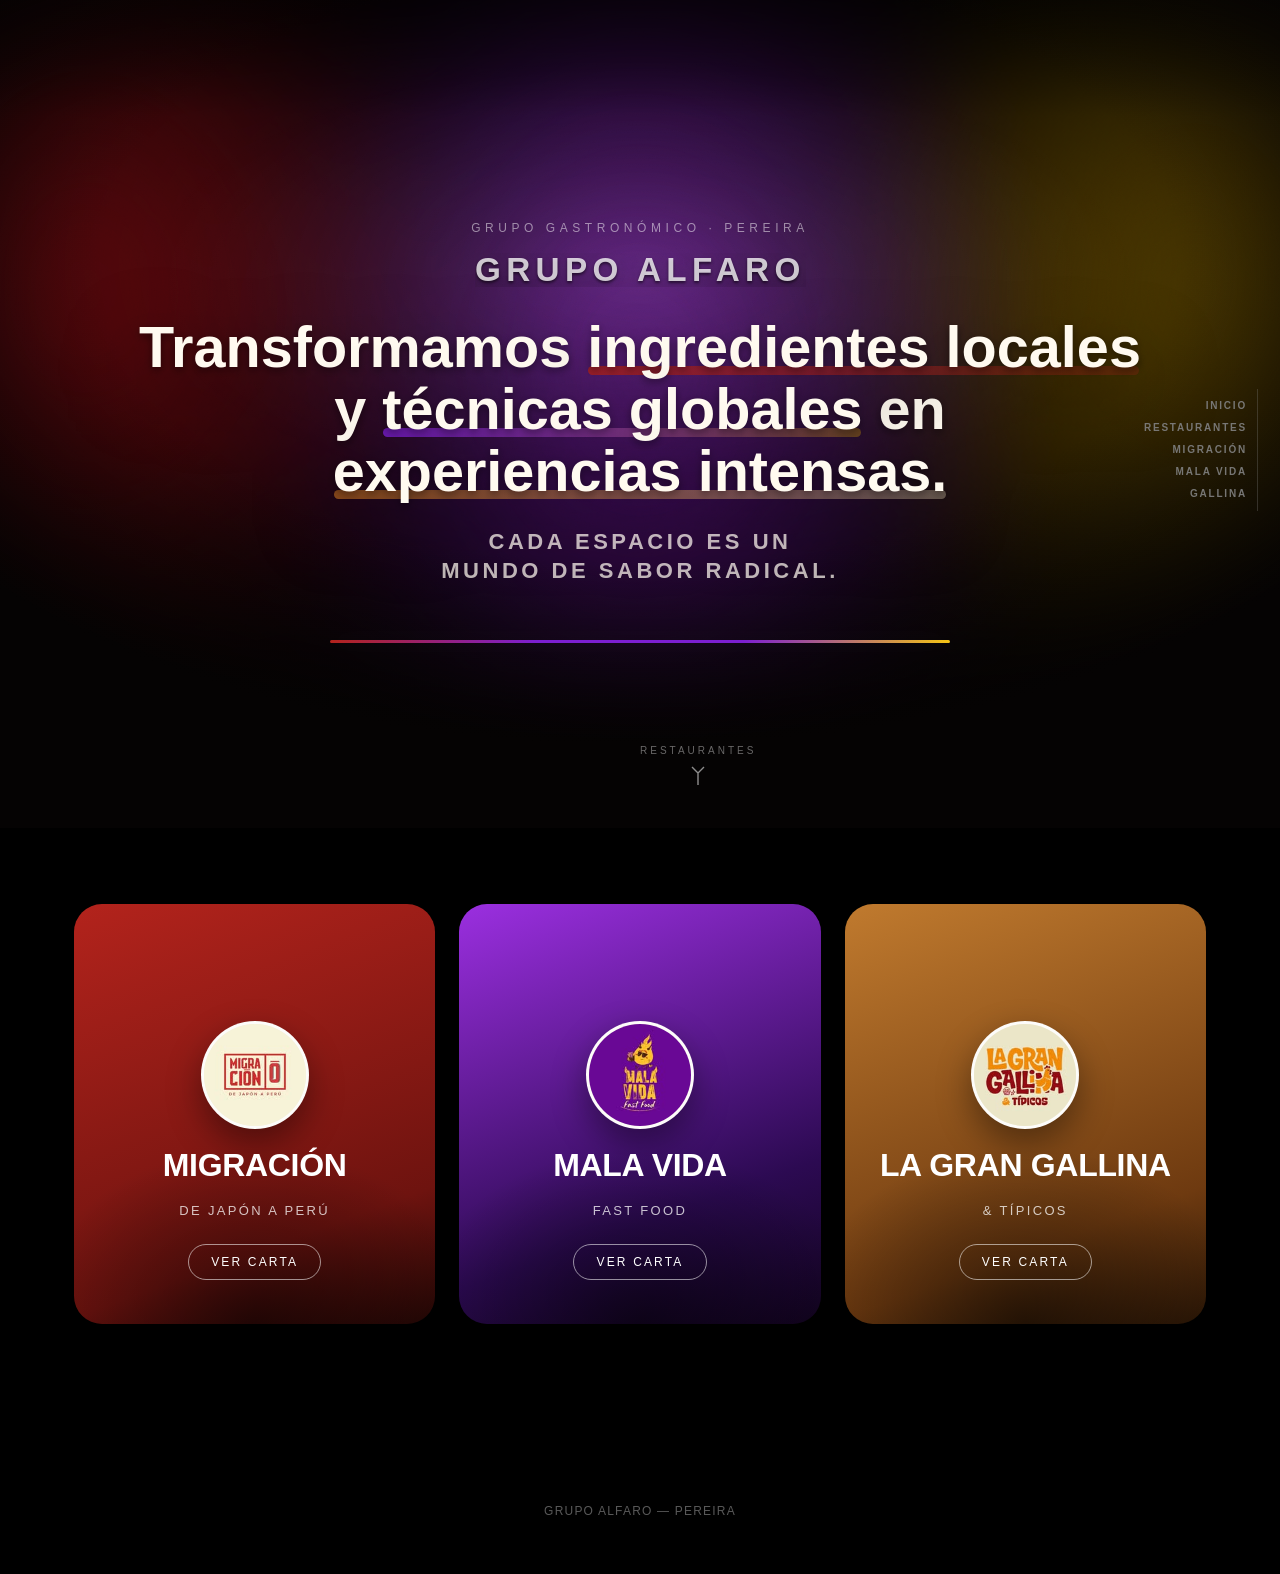
<file: index.html>
<!DOCTYPE html>
<html lang="es">
<head>
<meta charset="utf-8">
<meta name="viewport" content="width=device-width, initial-scale=1">
<title>Grupo Alfaro — Tres sabores. Un solo carácter.</title>
<meta name="description" content="Grupo Alfaro reúne tres restaurantes de Pereira: Migración, Mala Vida y La Gran Gallina. Tres sabores, un solo carácter.">
<link rel="icon" href="assets/logos/migracion.jpg">
<link rel="preconnect" href="https://api.fontshare.com">
<link rel="stylesheet" href="https://api.fontshare.com/v2/css?f[]=general-sans@400,500,600,700&display=swap">
<link rel="stylesheet" href="https://api.fontshare.com/v2/css?f[]=clash-display@600,700&display=swap">
<link rel="stylesheet" href="css/style.css">
</head>
<body>

<section class="home-hero" id="inicio">
  <div class="home-hero-spot"></div>
  <div class="hero-sweep"></div>
  <div class="grain"></div>
  <nav class="home-rail" aria-label="Navegación principal">
    <a href="#inicio">Inicio</a>
    <a href="#restaurantes">Restaurantes</a>
    <a href="migracion.html">Migración</a>
    <a href="mala-vida.html">Mala Vida</a>
    <a href="gallina.html">Gallina</a>
  </nav>
  <p class="hero-eyebrow">Grupo Gastronómico · Pereira</p>
  <h1 class="brand-mark">Grupo Alfaro</h1>
  <p class="hero-statement">
    Transformamos <span class="accent accent--migracion">ingredientes locales</span>
    y <span class="accent accent--malavida">técnicas globales</span> en
    <span class="accent accent--gallina">experiencias intensas.</span>
  </p>
  <p class="hero-kicker">
    Cada espacio es un <span class="accent accent--gold">mundo de sabor radical</span>.
  </p>
  <div class="tri-bar"><span></span><span></span><span></span></div>
  <div class="hero-scroll-cue">
    <span>Restaurantes</span>
    <svg width="14" height="20" viewBox="0 0 14 20" fill="none" stroke="currentColor" stroke-width="1.4"><path d="M1 1l6 6 6-6M7 6v13"/></svg>
  </div>
</section>

<section class="brand-grid" id="restaurantes" aria-label="Restaurantes de Grupo Alfaro">
  <a class="brand-card brand-card--migracion" href="migracion.html">
    <div class="brand-card-logo"><img src="assets/logos/migracion.jpg" alt="Migración"></div>
    <h2 class="brand-card-name">Migración</h2>
    <p class="brand-card-tag">De Japón a Perú</p>
    <span class="brand-card-cta">Ver carta</span>
  </a>

  <a class="brand-card brand-card--malavida" href="mala-vida.html">
    <div class="brand-card-logo"><img src="assets/logos/mala-vida.jpg" alt="Mala Vida"></div>
    <h2 class="brand-card-name">Mala Vida</h2>
    <p class="brand-card-tag">Fast food</p>
    <span class="brand-card-cta">Ver carta</span>
  </a>

  <a class="brand-card brand-card--gallina" href="gallina.html">
    <div class="brand-card-logo"><img src="assets/logos/gallina.jpg" alt="La Gran Gallina"></div>
    <h2 class="brand-card-name">La Gran Gallina</h2>
    <p class="brand-card-tag">&amp; Típicos</p>
    <span class="brand-card-cta">Ver carta</span>
  </a>
</section>

<footer class="home-footer">Grupo Alfaro — Pereira</footer>

</body>
</html>
</file>
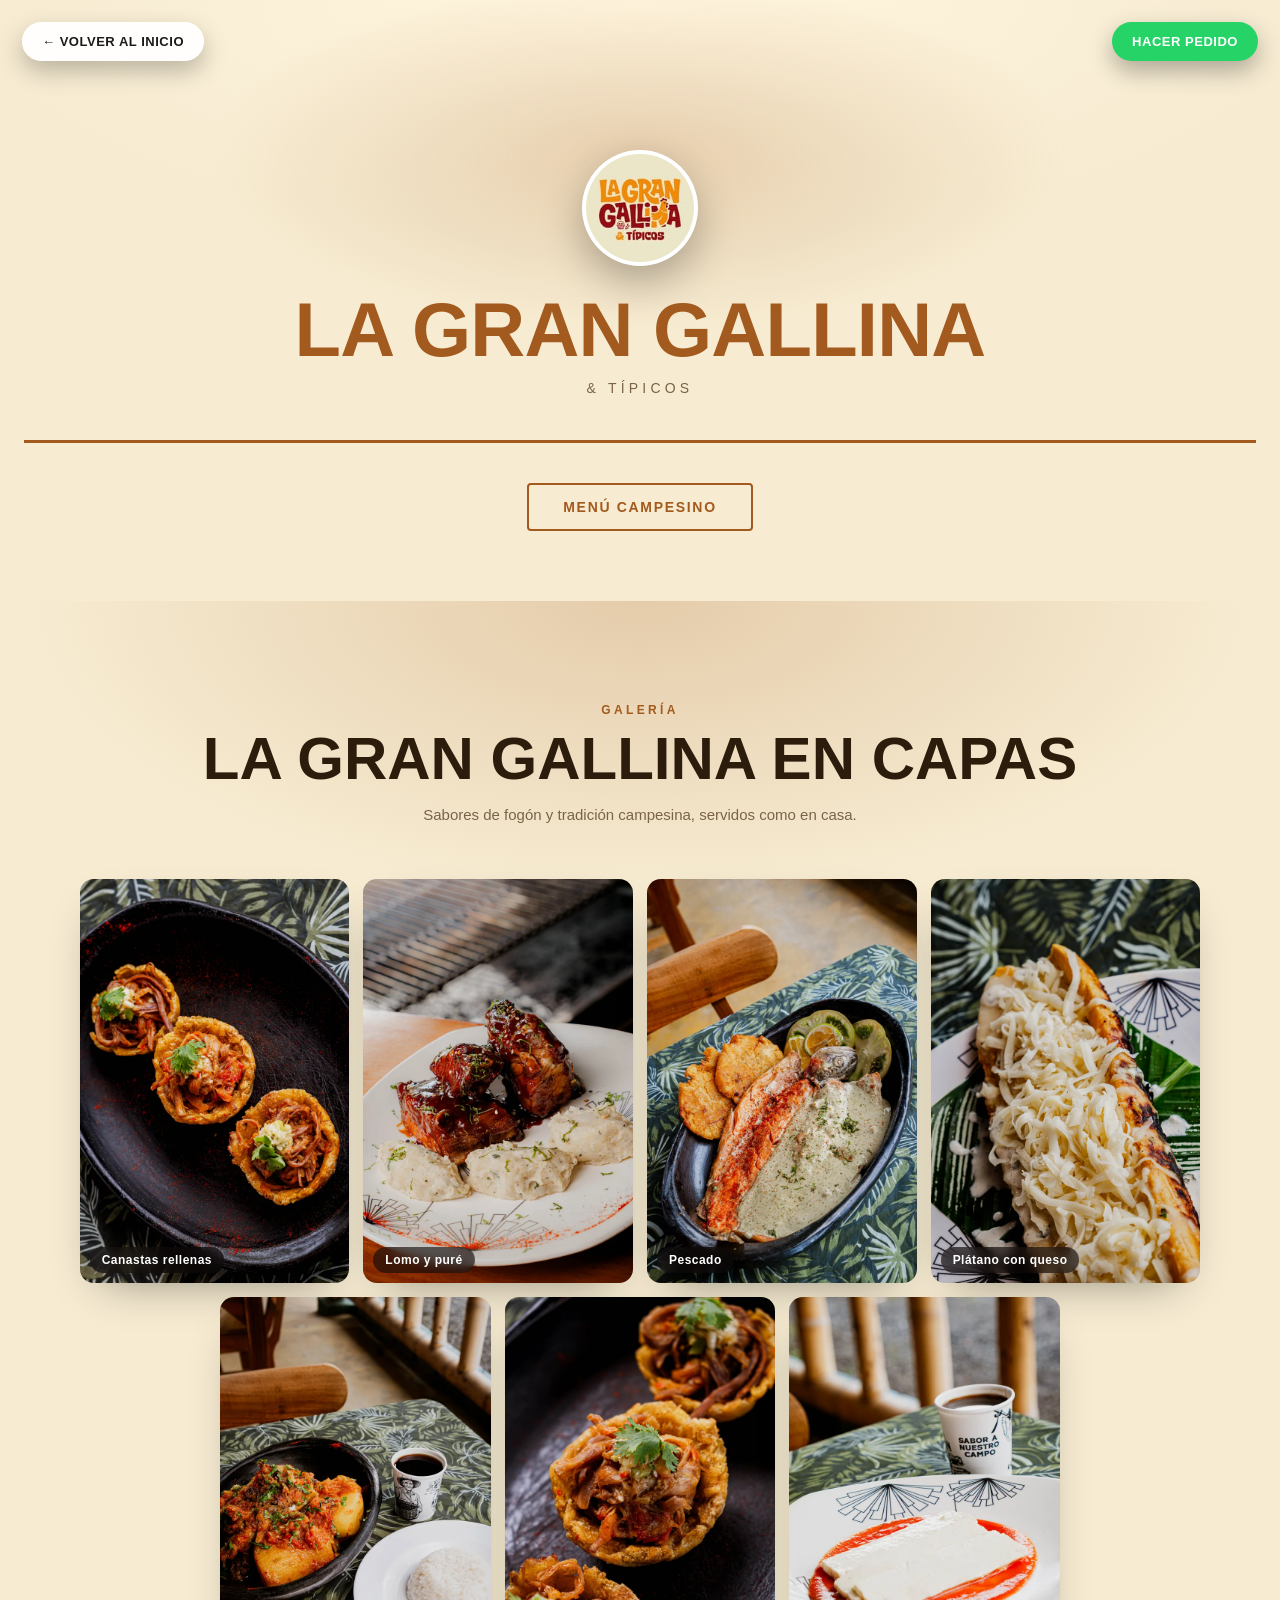
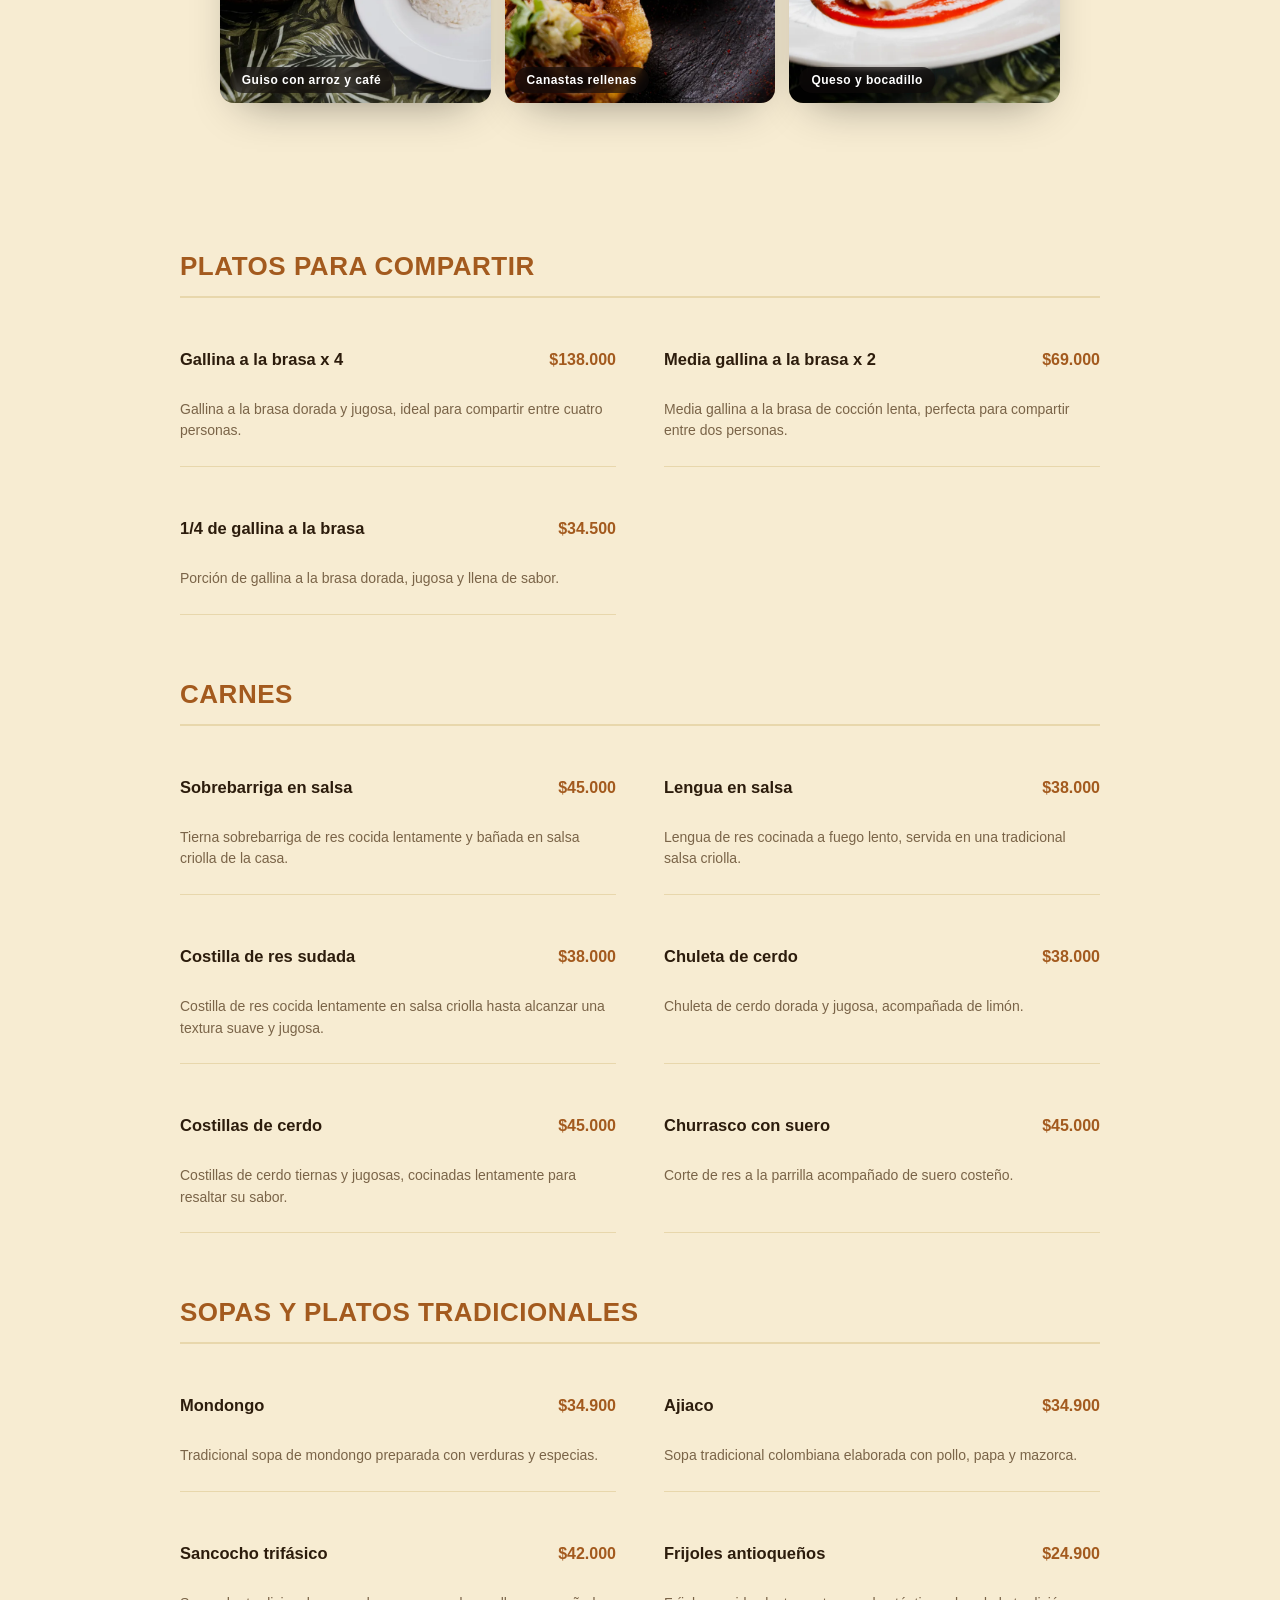
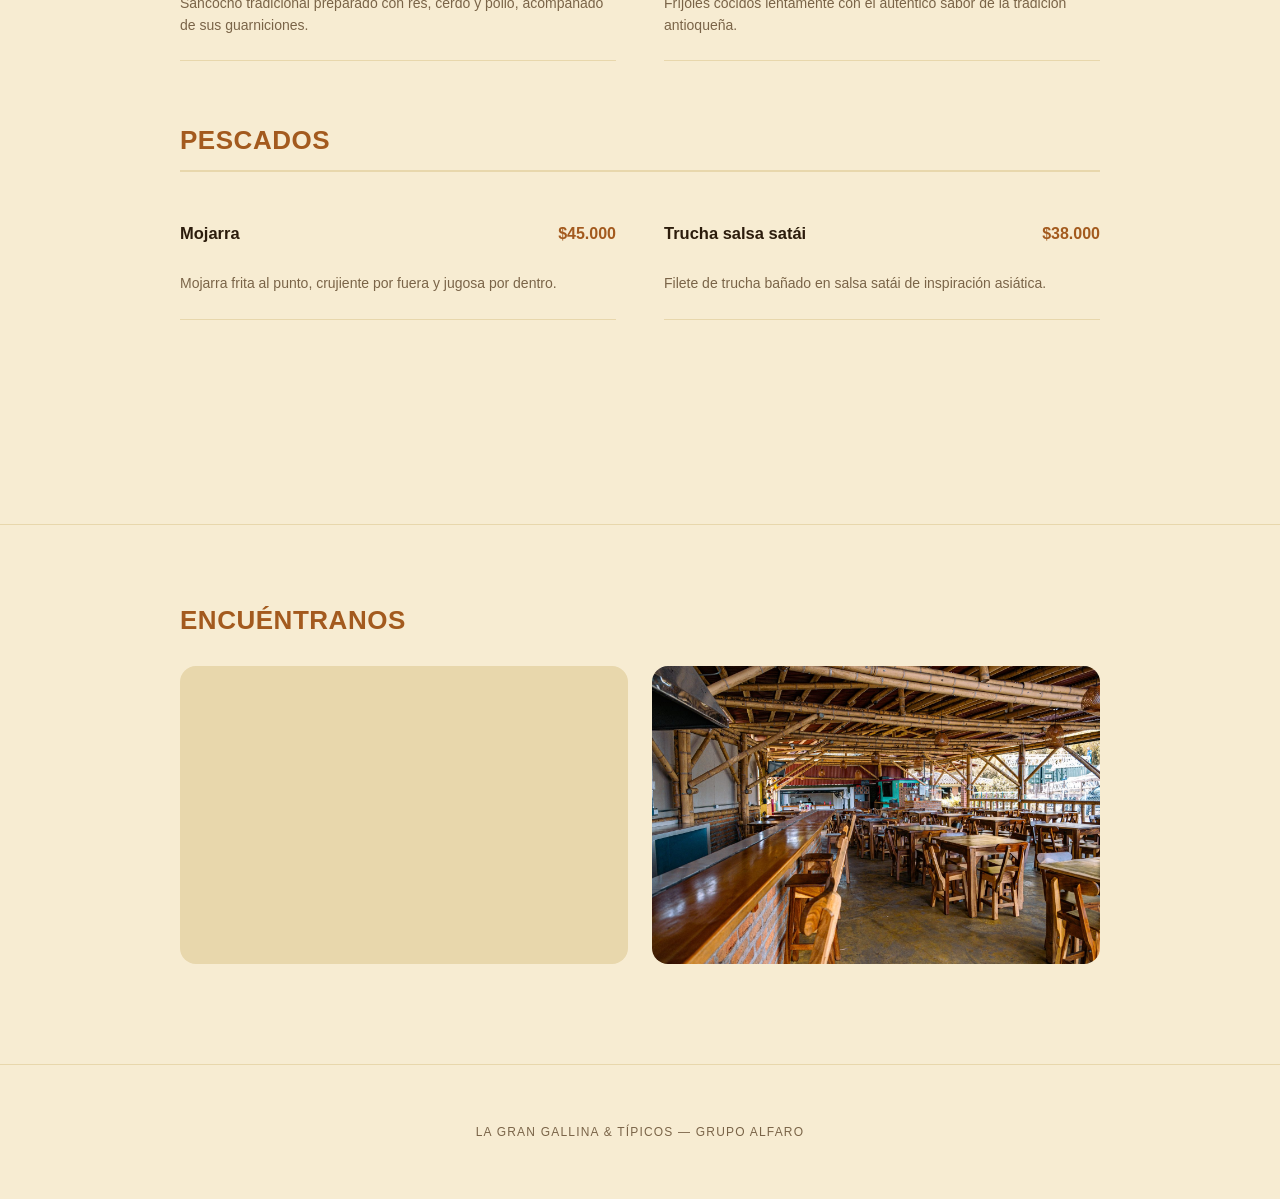
<file: gallina.html>
<!DOCTYPE html>
<html lang="es">
<head>
<meta charset="utf-8">
<meta name="viewport" content="width=device-width, initial-scale=1">
<title>La Gran Gallina &amp; Típicos — Grupo Alfaro</title>
<meta name="description" content="La Gran Gallina & Típicos en Pereira — gallina a la brasa, carnes, sopas tradicionales y pescados. Carta completa.">
<link rel="icon" href="assets/logos/gallina.jpg">
<link rel="preconnect" href="https://api.fontshare.com">
<link rel="stylesheet" href="https://api.fontshare.com/v2/css?f[]=general-sans@400,500,600,700&display=swap">
<link rel="stylesheet" href="https://api.fontshare.com/v2/css?f[]=clash-display@600,700&display=swap">
<link rel="stylesheet" href="css/style.css">
</head>
<body class="menu-page theme-gallina" data-restaurant="gallina">

<a class="back-home" href="index.html">← Volver al inicio</a>
<div class="cta-dock">
  <a class="cta-btn cta-btn--whatsapp" href="https://wa.me/573126441189?text=Hola%2C%20quiero%20hacer%20un%20pedido%20en%20La%20Gran%20Gallina" target="_blank" rel="noopener">Hacer pedido</a>
</div>

<header class="menu-header">
  <div class="menu-header-logo"><img src="assets/logos/gallina.jpg" alt="La Gran Gallina"></div>
  <h1 class="menu-header-name">La Gran Gallina</h1>
  <p class="menu-header-tag">&amp; Típicos</p>
  <div class="menu-header-rule"></div>
  <div class="menu-jump-wrap"><a class="menu-jump" href="#menu-root">Menú campesino</a></div>
</header>

<section class="restaurant-collage" aria-label="Galería de La Gran Gallina">
  <div class="collage-inner">
    <header class="collage-heading">
      <p class="collage-eyebrow">Galería</p>
      <h2 class="collage-title">La Gran Gallina en capas</h2>
      <p class="collage-lead">Sabores de fogón y tradición campesina, servidos como en casa.</p>
    </header>
    <div class="collage-grid">
      <div class="collage-row" style="--sum: 2.668">
        <figure class="collage-photo" style="--r: 0.667">
          <picture>
            <source type="image/webp" srcset="assets/collage-gallina/web/canastas_rellenas-720.webp 720w, assets/collage-gallina/web/canastas_rellenas-1440.webp 1440w" sizes="(max-width: 640px) 50vw, 25vw">
            <img src="assets/collage-gallina/web/canastas_rellenas.jpg" alt="Canastas de plátano rellenas de carne desmechada con hogao" width="1200" height="1799" loading="lazy" decoding="async">
          </picture>
          <figcaption>Canastas rellenas</figcaption>
        </figure>
        <figure class="collage-photo" style="--r: 0.667">
          <picture>
            <source type="image/webp" srcset="assets/collage-gallina/web/lomo_y_pure-720.webp 720w, assets/collage-gallina/web/lomo_y_pure-1440.webp 1440w" sizes="(max-width: 640px) 50vw, 25vw">
            <img src="assets/collage-gallina/web/lomo_y_pure.jpg" alt="Carne glaseada con puré de papa" width="1200" height="1799" loading="lazy" decoding="async">
          </picture>
          <figcaption>Lomo y puré</figcaption>
        </figure>
        <figure class="collage-photo" style="--r: 0.667">
          <picture>
            <source type="image/webp" srcset="assets/collage-gallina/web/pescado-720.webp 720w, assets/collage-gallina/web/pescado-1440.webp 1440w" sizes="(max-width: 640px) 50vw, 25vw">
            <img src="assets/collage-gallina/web/pescado.jpg" alt="Pescado en salsa con patacones y limón" width="1200" height="1799" loading="lazy" decoding="async">
          </picture>
          <figcaption>Pescado</figcaption>
        </figure>
        <figure class="collage-photo" style="--r: 0.667">
          <picture>
            <source type="image/webp" srcset="assets/collage-gallina/web/platano_con_queso-720.webp 720w, assets/collage-gallina/web/platano_con_queso-1440.webp 1440w" sizes="(max-width: 640px) 50vw, 25vw">
            <img src="assets/collage-gallina/web/platano_con_queso.jpg" alt="Plátano maduro asado con queso gratinado" width="1200" height="1799" loading="lazy" decoding="async">
          </picture>
          <figcaption>Plátano con queso</figcaption>
        </figure>
      </div>
      <div class="collage-row" style="--sum: 2.001">
        <figure class="collage-photo" style="--r: 0.667">
          <picture>
            <source type="image/webp" srcset="assets/collage-gallina/web/guisao_y_arroz_con_cafe-720.webp 720w, assets/collage-gallina/web/guisao_y_arroz_con_cafe-1440.webp 1440w" sizes="(max-width: 640px) 50vw, 25vw">
            <img src="assets/collage-gallina/web/guisao_y_arroz_con_cafe.jpg" alt="Guiso con papa, arroz blanco y tinto" width="1200" height="1799" loading="lazy" decoding="async">
          </picture>
          <figcaption>Guiso con arroz y café</figcaption>
        </figure>
        <figure class="collage-photo" style="--r: 0.667">
          <picture>
            <source type="image/webp" srcset="assets/collage-gallina/web/canastas_rellenas_2-720.webp 720w, assets/collage-gallina/web/canastas_rellenas_2-1440.webp 1440w" sizes="(max-width: 640px) 50vw, 25vw">
            <img src="assets/collage-gallina/web/canastas_rellenas_2.jpg" alt="Detalle de canastas de plátano rellenas" width="1200" height="1799" loading="lazy" decoding="async">
          </picture>
          <figcaption>Canastas rellenas</figcaption>
        </figure>
        <figure class="collage-photo" style="--r: 0.667">
          <picture>
            <source type="image/webp" srcset="assets/collage-gallina/web/bocadillo_con_queso_y_cafe-720.webp 720w, assets/collage-gallina/web/bocadillo_con_queso_y_cafe-1440.webp 1440w" sizes="(max-width: 640px) 50vw, 25vw">
            <img src="assets/collage-gallina/web/bocadillo_con_queso_y_cafe.jpg" alt="Queso fresco con bocadillo y café" width="1200" height="1799" loading="lazy" decoding="async">
          </picture>
          <figcaption>Queso y bocadillo</figcaption>
        </figure>
      </div>
    </div>
  </div>
</section>

<main class="menu-body" id="menu-root"></main>

<section class="location-section">
  <div class="location-section-inner">
    <h3 class="location-title">Encuéntranos</h3>
    <div class="location-grid">
      <div class="location-map">
        <iframe src="https://www.google.com/maps?q=4.7457964,-75.6645144&z=17&output=embed" loading="lazy" referrerpolicy="no-referrer-when-downgrade" title="Ubicación de La Gran Gallina"></iframe>
      </div>
      <div class="location-photo">
        <img src="assets/gallina-lugar.jpg" alt="Salón de La Gran Gallina con techo de guadua, barra en madera y mesas campestres" loading="lazy" decoding="async">
      </div>
    </div>
  </div>
</section>

<footer class="menu-footer">La Gran Gallina &amp; Típicos — Grupo Alfaro</footer>

<script src="js/menu-data.js"></script>
<script src="js/menu-render.js"></script>
</body>
</html>
</file>
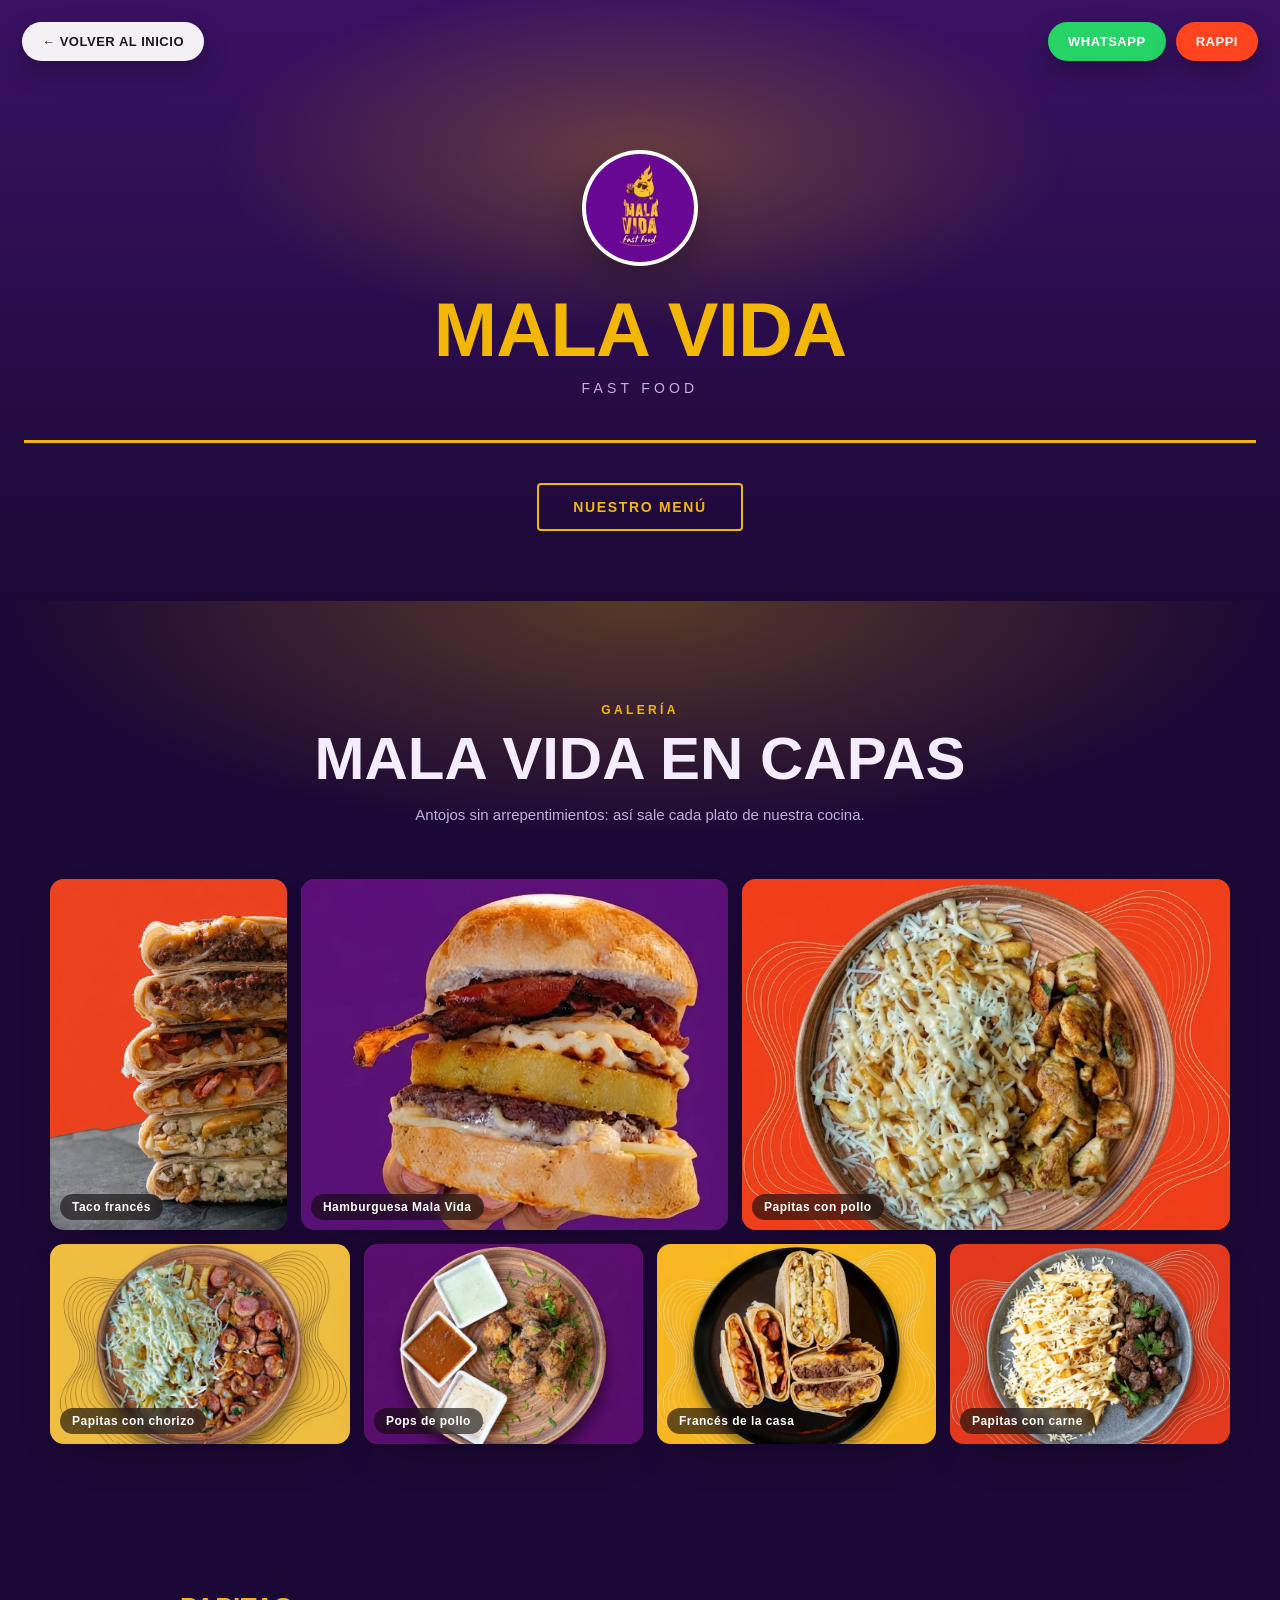
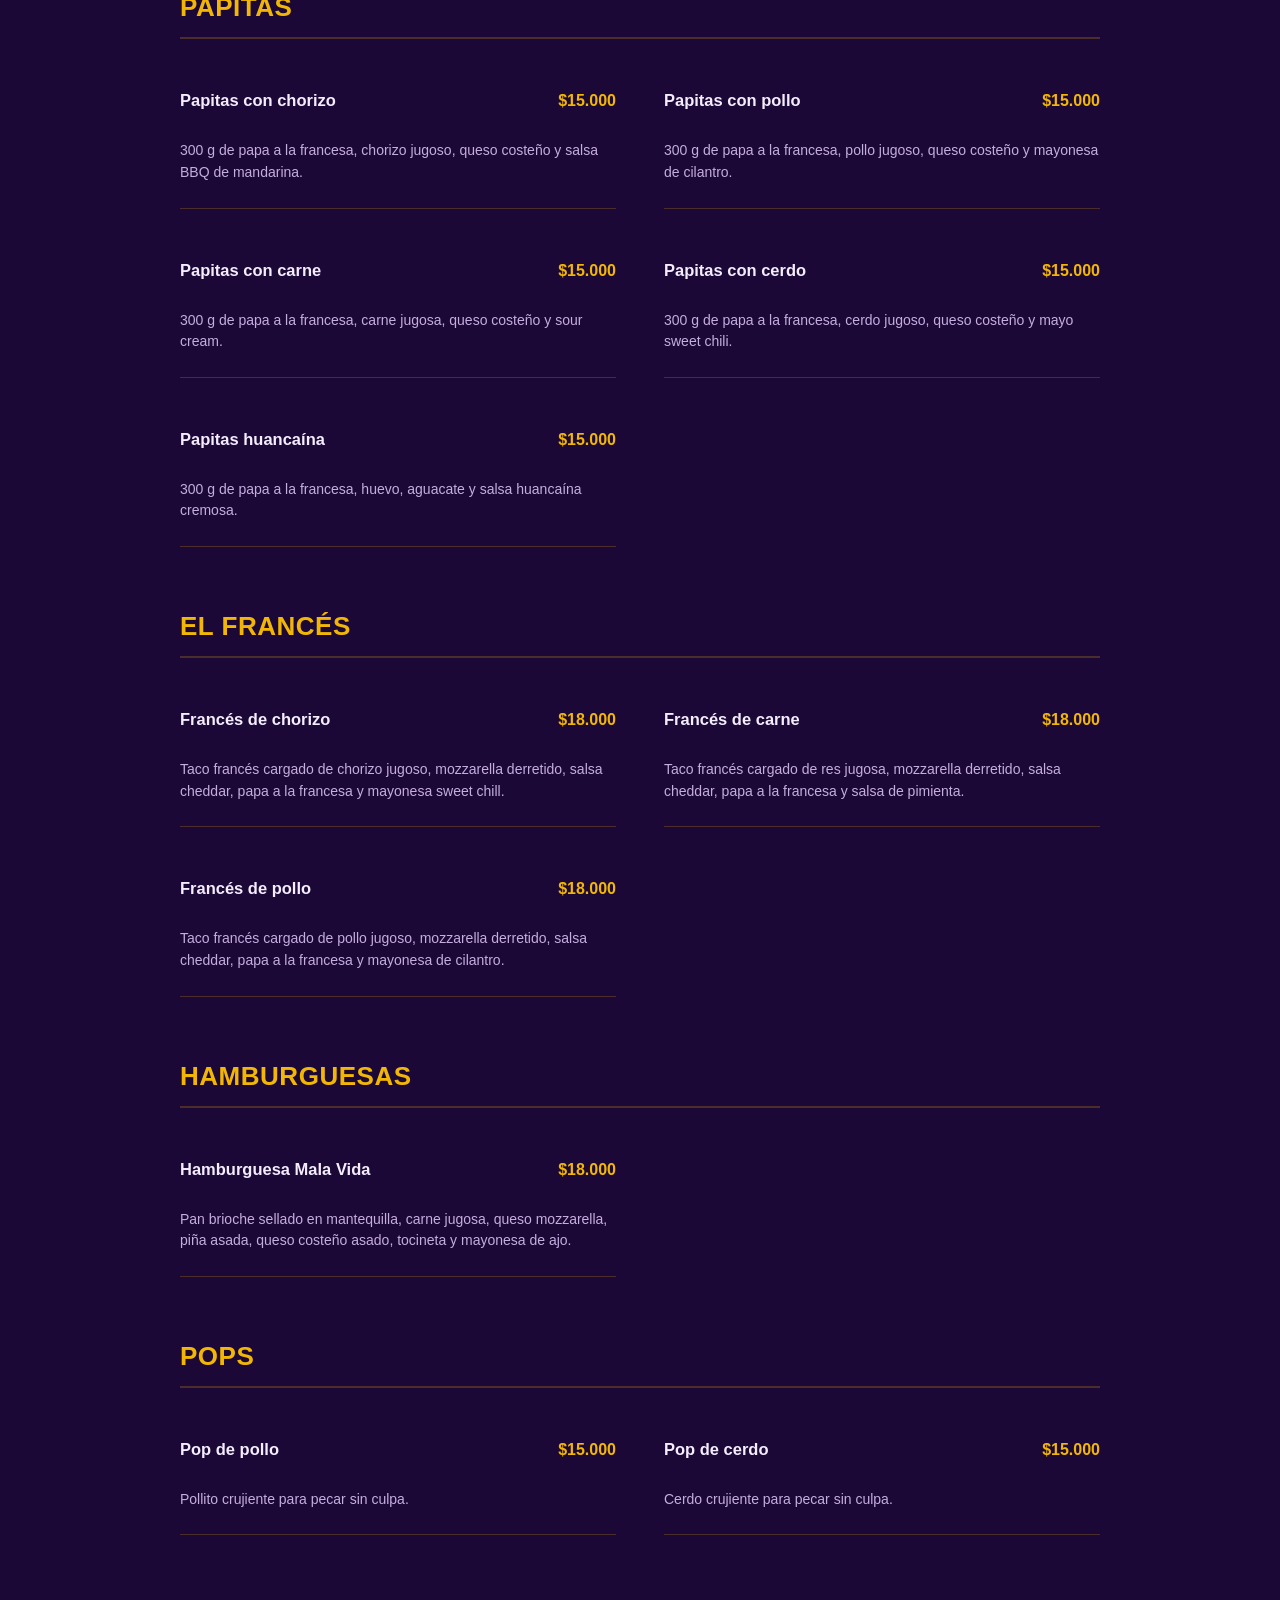
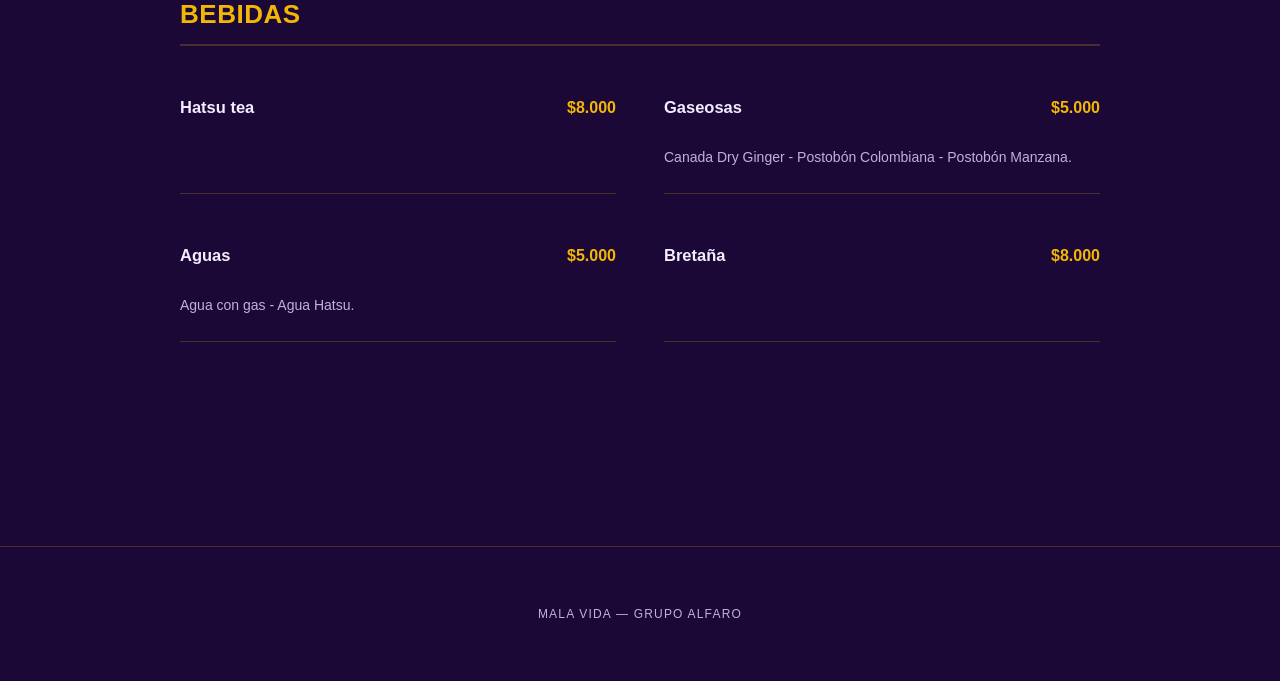
<file: mala-vida.html>
<!DOCTYPE html>
<html lang="es">
<head>
<meta charset="utf-8">
<meta name="viewport" content="width=device-width, initial-scale=1">
<title>Mala Vida — Grupo Alfaro</title>
<meta name="description" content="Mala Vida Fast Food en Pereira — papitas cargadas, franceses, hamburguesas y pops. Carta completa.">
<link rel="icon" href="assets/logos/mala-vida.jpg">
<link rel="preconnect" href="https://api.fontshare.com">
<link rel="stylesheet" href="https://api.fontshare.com/v2/css?f[]=general-sans@400,500,600,700&display=swap">
<link rel="stylesheet" href="https://api.fontshare.com/v2/css?f[]=clash-display@600,700&display=swap">
<link rel="stylesheet" href="css/style.css">
</head>
<body class="menu-page theme-malavida" data-restaurant="malavida">

<a class="back-home" href="index.html">← Volver al inicio</a>
<div class="cta-dock">
  <a class="cta-btn cta-btn--whatsapp" href="https://wa.me/573134966423?text=Hola%2C%20quiero%20hacer%20un%20pedido%20en%20Mala%20Vida" target="_blank" rel="noopener">WhatsApp</a>
  <a class="cta-btn cta-btn--rappi" href="https://www.rappi.com.co/restaurantes/900476431-mala-vida-fast-food" target="_blank" rel="noopener">Rappi</a>
</div>

<header class="menu-header">
  <div class="menu-header-logo"><img src="assets/logos/mala-vida.jpg" alt="Mala Vida"></div>
  <h1 class="menu-header-name">Mala Vida</h1>
  <p class="menu-header-tag">Fast food</p>
  <div class="menu-header-rule"></div>
  <div class="menu-jump-wrap"><a class="menu-jump" href="#menu-root">Nuestro menú</a></div>
</header>

<section class="restaurant-collage" aria-label="Galería de Mala Vida">
  <div class="collage-inner">
    <header class="collage-heading">
      <p class="collage-eyebrow">Galería</p>
      <h2 class="collage-title">Mala Vida en capas</h2>
      <p class="collage-lead">Antojos sin arrepentimientos: así sale cada plato de nuestra cocina.</p>
    </header>
    <div class="collage-grid">
      <div class="collage-row" style="--sum: 3.282">
        <figure class="collage-photo" style="--r: 0.675">
          <picture>
            <source type="image/webp" srcset="assets/collage-malavida/web/torre_tacos-720.webp 720w, assets/collage-malavida/web/torre_tacos-1440.webp 1440w" sizes="(max-width: 640px) 50vw, 34vw">
            <img src="assets/collage-malavida/web/torre_tacos.jpg" alt="Torre de tacos franceses con carne, chorizo y pollo" width="1200" height="1778" loading="lazy" decoding="async">
          </picture>
          <figcaption>Taco francés</figcaption>
        </figure>
        <figure class="collage-photo" style="--r: 1.217">
          <picture>
            <source type="image/webp" srcset="assets/collage-malavida/web/hamburguesa-720.webp 720w, assets/collage-malavida/web/hamburguesa-1440.webp 1440w" sizes="(max-width: 640px) 50vw, 34vw">
            <img src="assets/collage-malavida/web/hamburguesa.jpg" alt="Hamburguesa Mala Vida con piña asada, tocineta y queso costeño" width="1200" height="986" loading="lazy" decoding="async">
          </picture>
          <figcaption>Hamburguesa Mala Vida</figcaption>
        </figure>
        <figure class="collage-photo" style="--r: 1.39">
          <picture>
            <source type="image/webp" srcset="assets/collage-malavida/web/papas_pollo-720.webp 720w, assets/collage-malavida/web/papas_pollo-1440.webp 1440w" sizes="(max-width: 640px) 50vw, 34vw">
            <img src="assets/collage-malavida/web/papas_pollo.jpg" alt="Papitas con pollo, queso costeño y mayonesa de cilantro" width="1200" height="863" loading="lazy" decoding="async">
          </picture>
          <figcaption>Papitas con pollo</figcaption>
        </figure>
      </div>
      <div class="collage-row" style="--sum: 5.669">
        <figure class="collage-photo" style="--r: 1.494">
          <picture>
            <source type="image/webp" srcset="assets/collage-malavida/web/papas_chorizo-720.webp 720w, assets/collage-malavida/web/papas_chorizo-1440.webp 1440w" sizes="(max-width: 640px) 50vw, 34vw">
            <img src="assets/collage-malavida/web/papas_chorizo.jpg" alt="Papitas con chorizo y salsa BBQ de mandarina" width="1200" height="803" loading="lazy" decoding="async">
          </picture>
          <figcaption>Papitas con chorizo</figcaption>
        </figure>
        <figure class="collage-photo" style="--r: 1.39">
          <picture>
            <source type="image/webp" srcset="assets/collage-malavida/web/pops_pollo-720.webp 720w, assets/collage-malavida/web/pops_pollo-1440.webp 1440w" sizes="(max-width: 640px) 50vw, 34vw">
            <img src="assets/collage-malavida/web/pops_pollo.jpg" alt="Pops de pollo crujiente con tres salsas" width="1200" height="863" loading="lazy" decoding="async">
          </picture>
          <figcaption>Pops de pollo</figcaption>
        </figure>
        <figure class="collage-photo" style="--r: 1.39">
          <picture>
            <source type="image/webp" srcset="assets/collage-malavida/web/tacos-720.webp 720w, assets/collage-malavida/web/tacos-1440.webp 1440w" sizes="(max-width: 640px) 50vw, 34vw">
            <img src="assets/collage-malavida/web/tacos.jpg" alt="Tacos franceses abiertos de chorizo, carne y pollo" width="1200" height="863" loading="lazy" decoding="async">
          </picture>
          <figcaption>Francés de la casa</figcaption>
        </figure>
        <figure class="collage-photo" style="--r: 1.395">
          <picture>
            <source type="image/webp" srcset="assets/collage-malavida/web/papas_carne-720.webp 720w, assets/collage-malavida/web/papas_carne-1440.webp 1440w" sizes="(max-width: 640px) 50vw, 34vw">
            <img src="assets/collage-malavida/web/papas_carne.jpg" alt="Papitas con carne, queso costeño y sour cream" width="1200" height="860" loading="lazy" decoding="async">
          </picture>
          <figcaption>Papitas con carne</figcaption>
        </figure>
      </div>
    </div>
  </div>
</section>

<main class="menu-body" id="menu-root"></main>

<footer class="menu-footer">Mala Vida — Grupo Alfaro</footer>

<script src="js/menu-data.js"></script>
<script src="js/menu-render.js"></script>
</body>
</html>
</file>
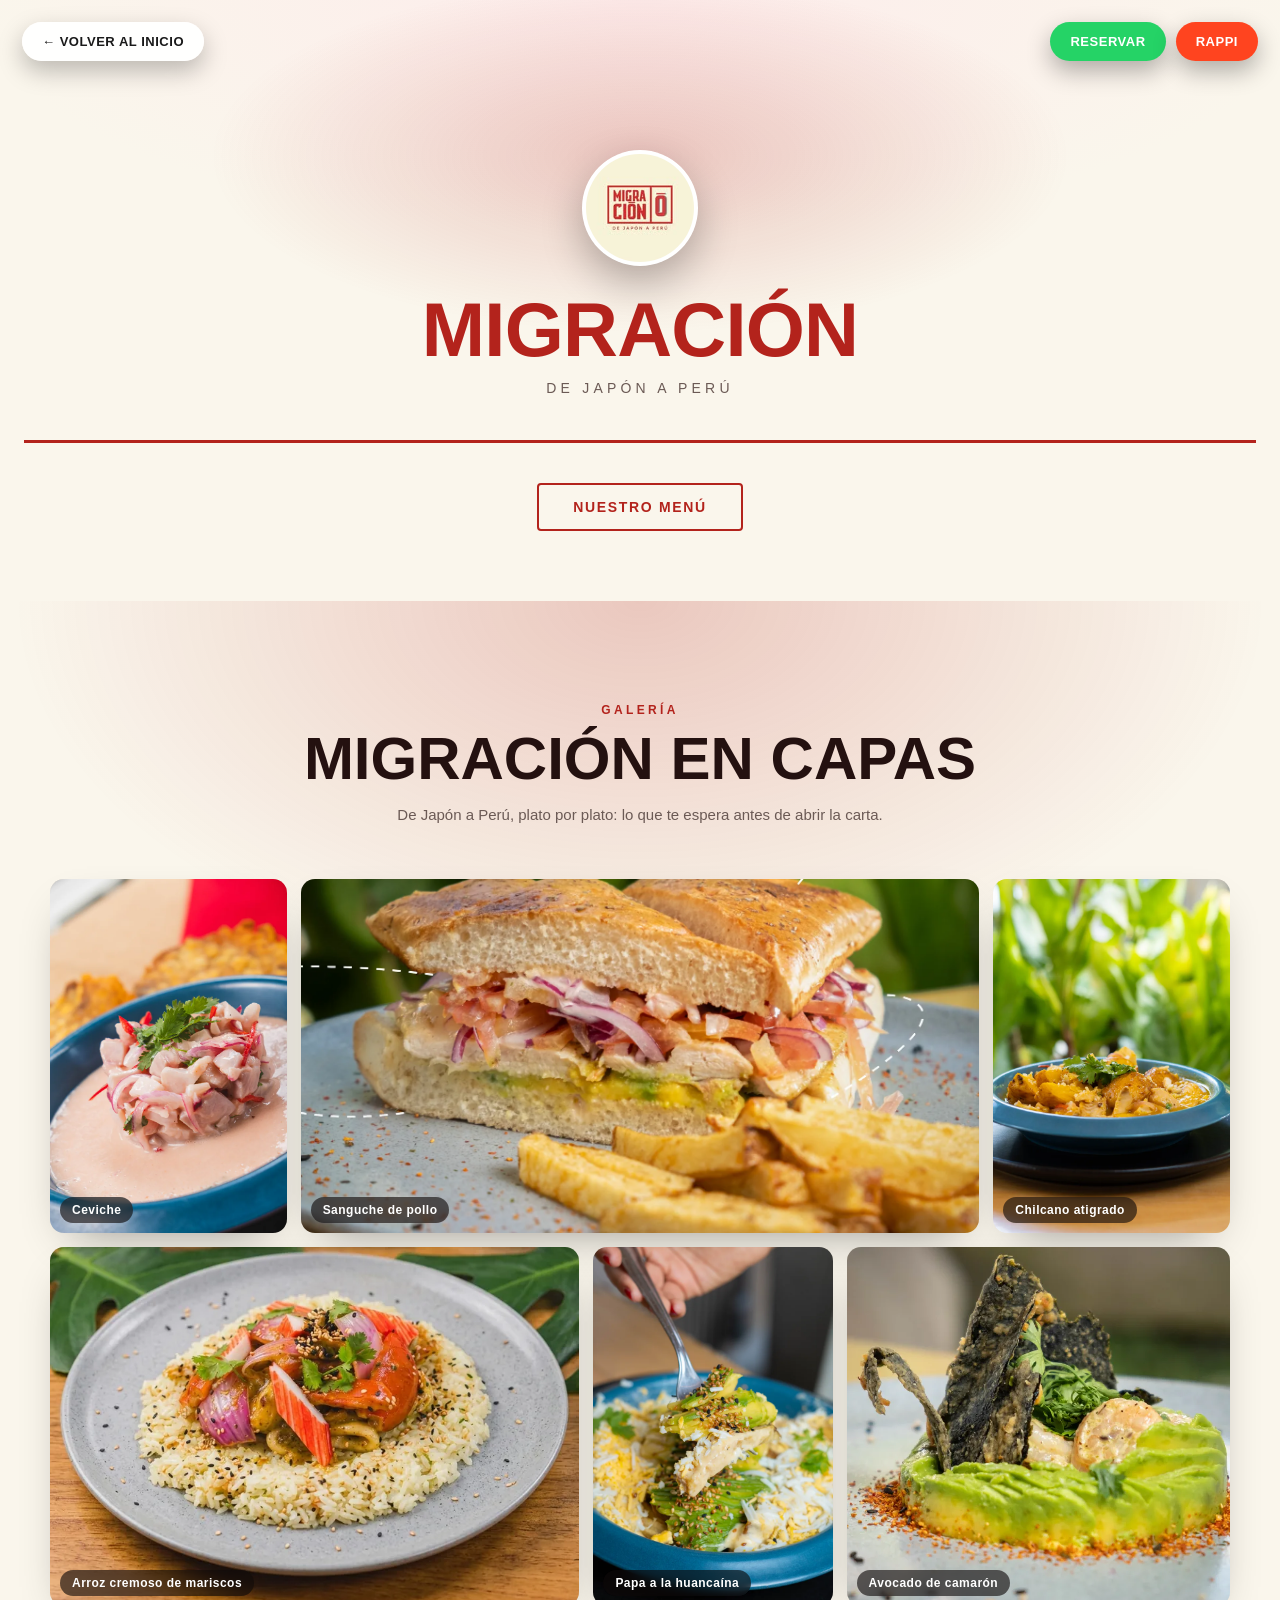
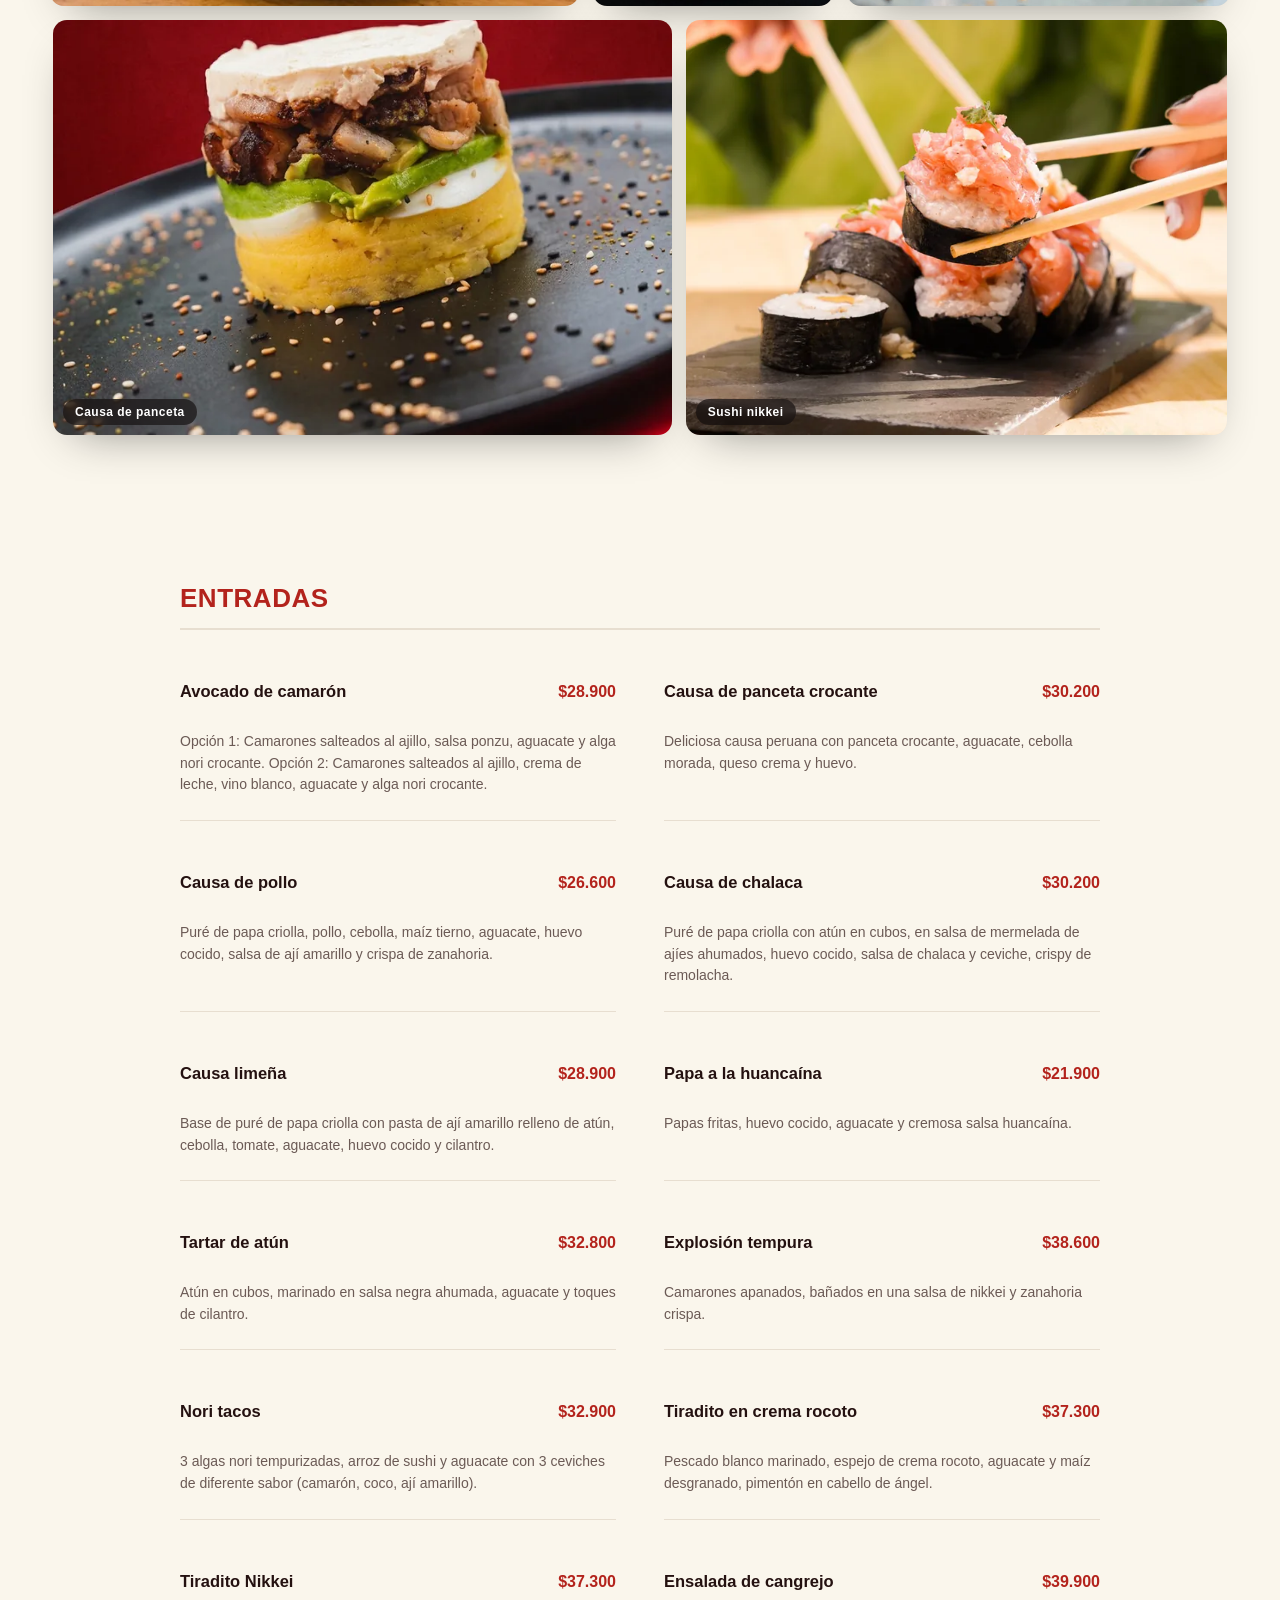
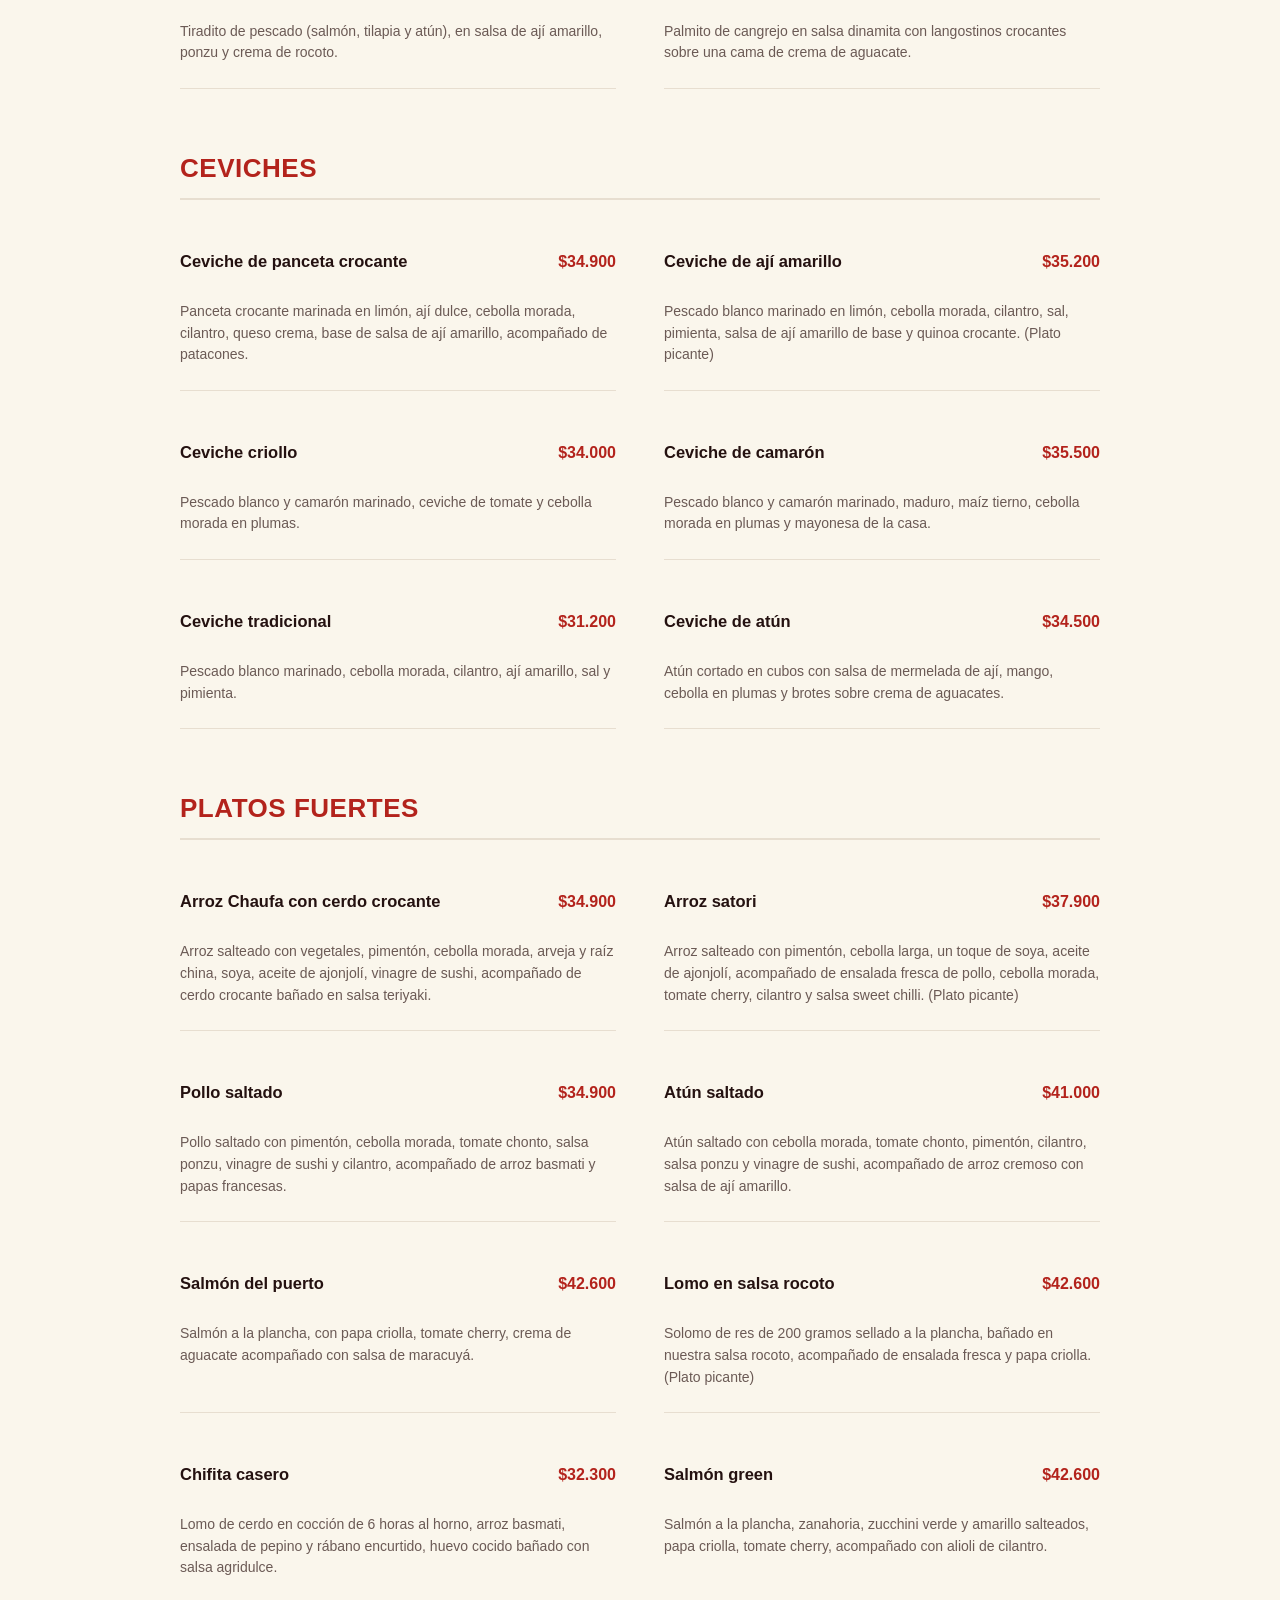
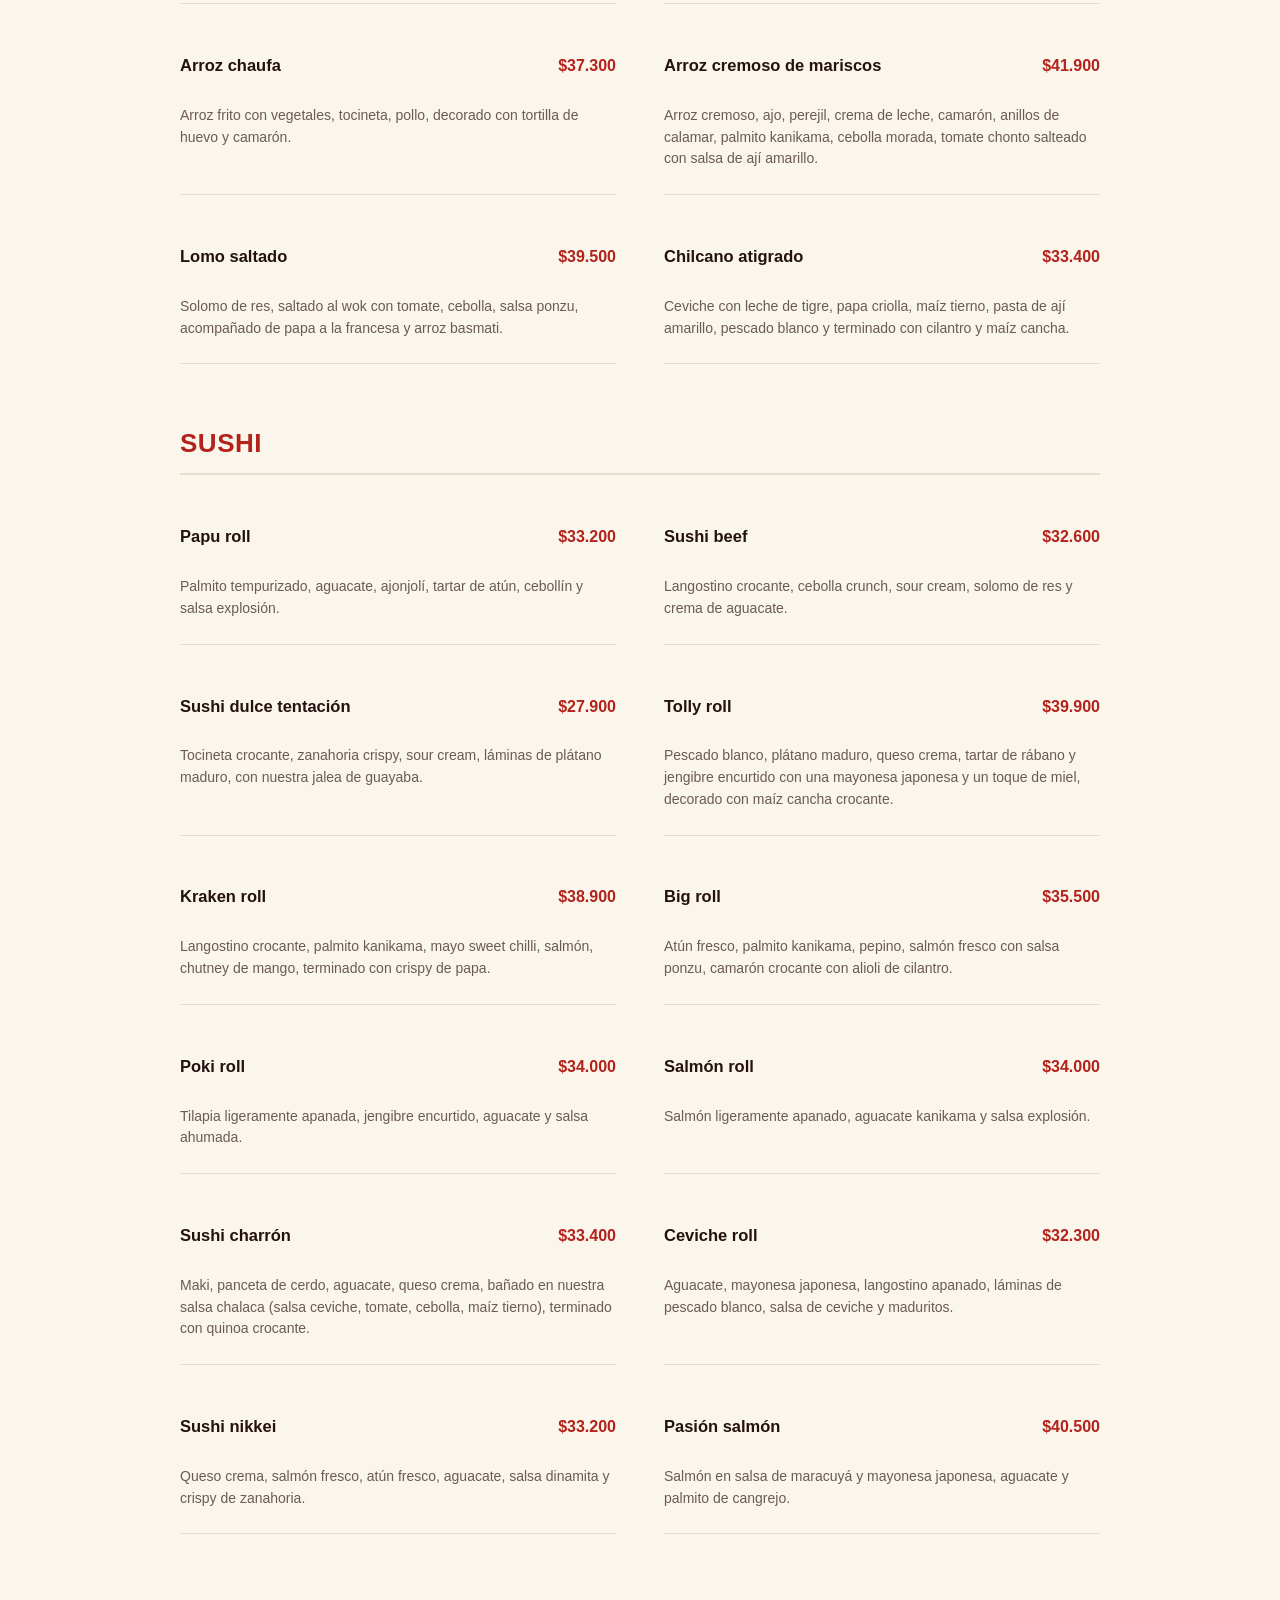
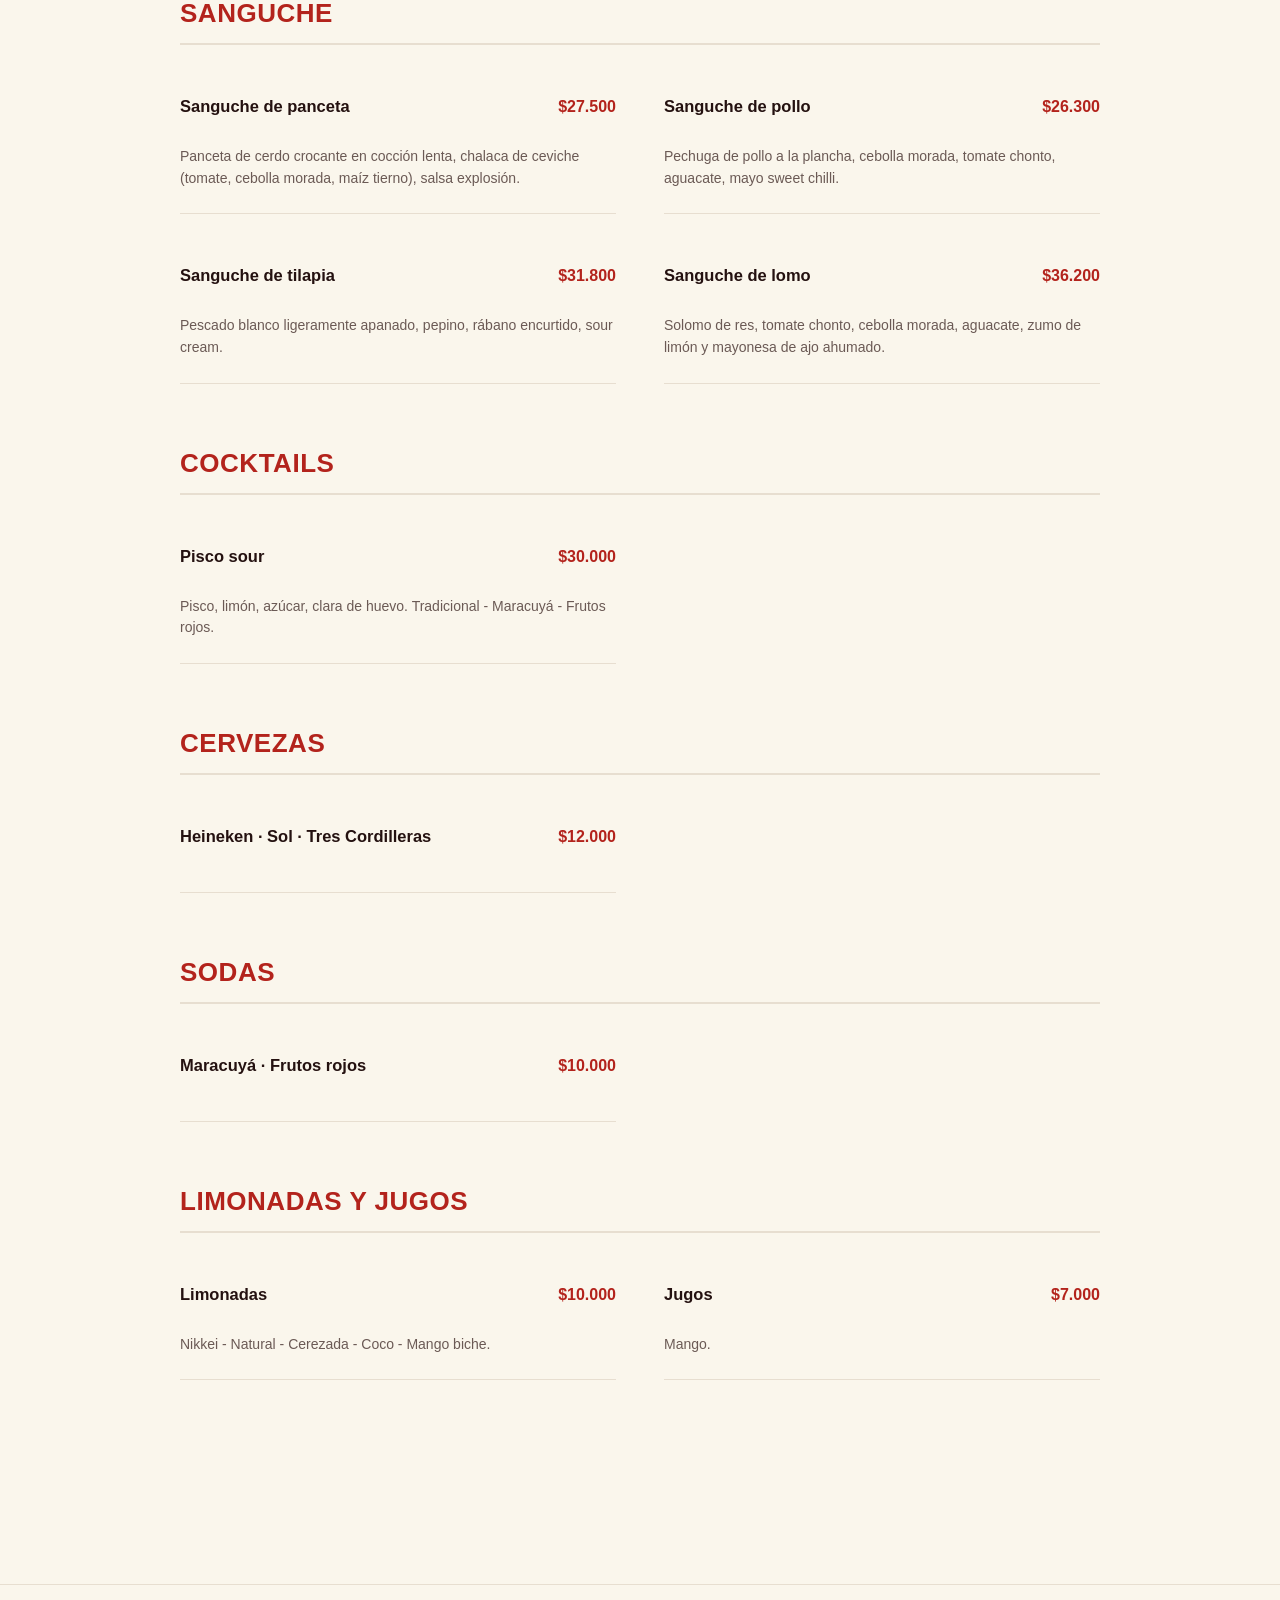
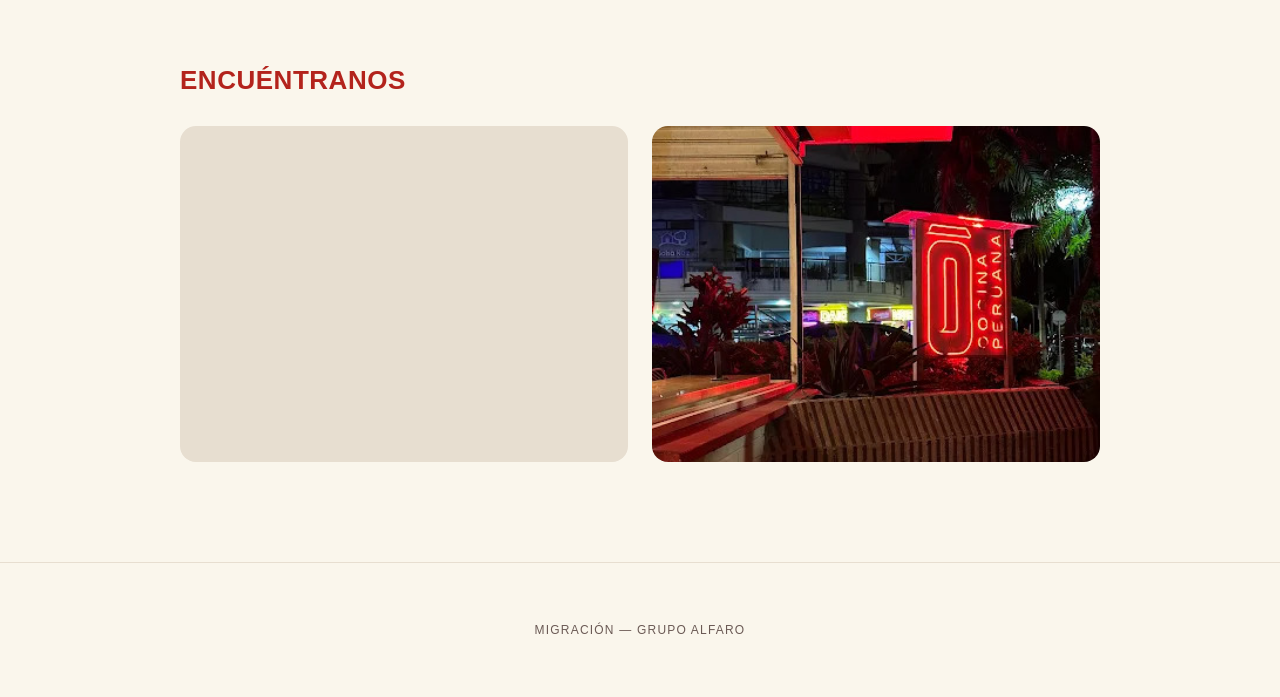
<file: migracion.html>
<!DOCTYPE html>
<html lang="es">
<head>
<meta charset="utf-8">
<meta name="viewport" content="width=device-width, initial-scale=1">
<title>Migración — Grupo Alfaro</title>
<meta name="description" content="Migración, de Japón a Perú. Cocina nikkei en Pereira — carta completa de entradas, ceviches, platos fuertes, sushi y más.">
<link rel="icon" href="assets/logos/migracion.jpg">
<link rel="preconnect" href="https://api.fontshare.com">
<link rel="stylesheet" href="https://api.fontshare.com/v2/css?f[]=general-sans@400,500,600,700&display=swap">
<link rel="stylesheet" href="https://api.fontshare.com/v2/css?f[]=clash-display@600,700&display=swap">
<link rel="stylesheet" href="css/style.css">
</head>
<body class="menu-page theme-migracion" data-restaurant="migracion">

<a class="back-home" href="index.html">← Volver al inicio</a>
<div class="cta-dock">
  <a class="cta-btn cta-btn--whatsapp" href="https://wa.me/573126096208?text=Hola%2C%20quiero%20reservar%20en%20Migraci%C3%B3n" target="_blank" rel="noopener">Reservar</a>
  <a class="cta-btn cta-btn--rappi" href="https://www.rappi.com.co/restaurantes/900272115-migracion" target="_blank" rel="noopener">Rappi</a>
</div>

<header class="menu-header">
  <div class="menu-header-logo"><img src="assets/logos/migracion.jpg" alt="Migración"></div>
  <h1 class="menu-header-name">Migración</h1>
  <p class="menu-header-tag">De Japón a Perú</p>
  <div class="menu-header-rule"></div>
  <div class="menu-jump-wrap"><a class="menu-jump" href="#menu-root">Nuestro menú</a></div>
</header>

<section class="restaurant-collage" aria-label="Galería de Migración">
  <div class="collage-inner">
    <header class="collage-heading">
      <p class="collage-eyebrow">Galería</p>
      <h2 class="collage-title">Migración en capas</h2>
      <p class="collage-lead">De Japón a Perú, plato por plato: lo que te espera antes de abrir la carta.</p>
    </header>
    <div class="collage-grid">
      <div class="collage-row" style="--sum: 3.247">
        <figure class="collage-photo" style="--r: 0.667">
          <picture>
            <source type="image/webp" srcset="assets/collage-migracion/web/ceviche-720.webp 720w, assets/collage-migracion/web/ceviche-1440.webp 1440w" sizes="(max-width: 640px) 50vw, 25vw">
            <img src="assets/collage-migracion/web/ceviche.jpg" alt="Ceviche de pescado blanco con cebolla morada, ají y cilantro en leche de tigre" width="1200" height="1799" loading="lazy" decoding="async">
          </picture>
          <figcaption>Ceviche</figcaption>
        </figure>
        <figure class="collage-photo" style="--r: 1.913">
          <picture>
            <source type="image/webp" srcset="assets/collage-migracion/web/sanguche-720.webp 720w, assets/collage-migracion/web/sanguche-1440.webp 1440w" sizes="(max-width: 640px) 50vw, 60vw">
            <img src="assets/collage-migracion/web/sanguche.jpg" alt="Sanguche de pollo con aguacate, cebolla morada y papas" width="1200" height="627" loading="lazy" decoding="async">
          </picture>
          <figcaption>Sanguche de pollo</figcaption>
        </figure>
        <figure class="collage-photo" style="--r: 0.667">
          <picture>
            <source type="image/webp" srcset="assets/collage-migracion/web/chilcano_atigrado-720.webp 720w, assets/collage-migracion/web/chilcano_atigrado-1440.webp 1440w" sizes="(max-width: 640px) 50vw, 25vw">
            <img src="assets/collage-migracion/web/chilcano_atigrado.jpg" alt="Chilcano atigrado con papa criolla y cilantro en plato azul" width="1200" height="1799" loading="lazy" decoding="async">
          </picture>
          <figcaption>Chilcano atigrado</figcaption>
        </figure>
      </div>
      <div class="collage-row" style="--sum: 3.212">
        <figure class="collage-photo" style="--r: 1.476">
          <picture>
            <source type="image/webp" srcset="assets/collage-migracion/web/arroz_mariscos-720.webp 720w, assets/collage-migracion/web/arroz_mariscos-1440.webp 1440w" sizes="(max-width: 640px) 50vw, 34vw">
            <img src="assets/collage-migracion/web/arroz_mariscos.jpg" alt="Arroz cremoso de mariscos con kanikama y ajonjolí" width="1200" height="813" loading="lazy" decoding="async">
          </picture>
          <figcaption>Arroz cremoso de mariscos</figcaption>
        </figure>
        <figure class="collage-photo" style="--r: 0.667">
          <picture>
            <source type="image/webp" srcset="assets/collage-migracion/web/papas_huancaina-720.webp 720w, assets/collage-migracion/web/papas_huancaina-1440.webp 1440w" sizes="(max-width: 640px) 50vw, 25vw">
            <img src="assets/collage-migracion/web/papas_huancaina.jpg" alt="Papa a la huancaína con aguacate, huevo y ajonjolí" width="1200" height="1799" loading="lazy" decoding="async">
          </picture>
          <figcaption>Papa a la huancaína</figcaption>
        </figure>
        <figure class="collage-photo" style="--r: 1.069">
          <picture>
            <source type="image/webp" srcset="assets/collage-migracion/web/avocado-720.webp 720w, assets/collage-migracion/web/avocado-1440.webp 1440w" sizes="(max-width: 640px) 50vw, 34vw">
            <img src="assets/collage-migracion/web/avocado.jpg" alt="Avocado de camarón con alga nori crocante" width="1200" height="1123" loading="lazy" decoding="async">
          </picture>
          <figcaption>Avocado de camarón</figcaption>
        </figure>
      </div>
      <div class="collage-row" style="--sum: 2.795">
        <figure class="collage-photo" style="--r: 1.491">
          <picture>
            <source type="image/webp" srcset="assets/collage-migracion/web/ceviche_panceta-720.webp 720w, assets/collage-migracion/web/ceviche_panceta-1440.webp 1440w" sizes="(max-width: 640px) 50vw, 34vw">
            <img src="assets/collage-migracion/web/ceviche_panceta.jpg" alt="Causa de panceta crocante con aguacate y huevo" width="1200" height="805" loading="lazy" decoding="async">
          </picture>
          <figcaption>Causa de panceta</figcaption>
        </figure>
        <figure class="collage-photo" style="--r: 1.304">
          <picture>
            <source type="image/webp" srcset="assets/collage-migracion/web/roll-720.webp 720w, assets/collage-migracion/web/roll-1440.webp 1440w" sizes="(max-width: 640px) 50vw, 34vw">
            <img src="assets/collage-migracion/web/roll.jpg" alt="Roll de salmón servido en pizarra" width="1200" height="920" loading="lazy" decoding="async">
          </picture>
          <figcaption>Sushi nikkei</figcaption>
        </figure>
      </div>
    </div>
  </div>
</section>

<main class="menu-body" id="menu-root"></main>

<section class="location-section">
  <div class="location-section-inner">
    <h3 class="location-title">Encuéntranos</h3>
    <div class="location-grid">
      <div class="location-map">
        <iframe src="https://www.google.com/maps?q=Migraci%C3%B3n%20Restaurante%20Pereira%20Pinares&z=16&output=embed" loading="lazy" referrerpolicy="no-referrer-when-downgrade" title="Ubicación de Migración"></iframe>
      </div>
      <div class="location-photo">
        <img src="assets/migracion-lugar.jpg" alt="Fachada del restaurante Migración en Pereira" loading="lazy">
      </div>
    </div>
  </div>
</section>

<footer class="menu-footer">Migración — Grupo Alfaro</footer>

<script src="js/menu-data.js"></script>
<script src="js/menu-render.js"></script>
</body>
</html>
</file>
<file: css/style.css>
/* ============================================================
   Grupo Alfaro — hoja de estilos única
   Iluminación cinematográfica (Netflix) + tipografía limpia (Apple)
   ============================================================ */

*, *::before, *::after { box-sizing: border-box; }
html { scroll-behavior: smooth; }
body {
  margin: 0;
  font-family: 'General Sans', -apple-system, BlinkMacSystemFont, 'Segoe UI', sans-serif;
  background: #000;
  color: #fff;
  -webkit-font-smoothing: antialiased;
  text-rendering: optimizeLegibility;
  overflow-x: hidden;
}
img { max-width: 100%; display: block; }
a { color: inherit; text-decoration: none; }
h1, h2, h3, p { margin: 0; }
button { font-family: inherit; cursor: pointer; }

.display-font {
  font-family: 'Clash Display', 'General Sans', -apple-system, sans-serif;
}

:root {
  --c-migracion: #b3231c;
  --c-migracion-deep: #6e130f;
  --c-malavida: #7c1fd1;
  --c-malavida-deep: #2c0a52;
  --c-malavida-gold: #f2b705;
  --c-gallina: #a35a1e;
  --c-gallina-deep: #6e3a10;
  --c-gallina-cream: #f3e4c1;
  --c-amarillo: #f5c414;
  --whatsapp: #25d366;
  --rappi: #ff441f;
  --ease: cubic-bezier(.22,1,.36,1);
}

/* Grano de película sutil — reutilizable sobre cualquier fondo oscuro */
.grain {
  position: absolute;
  inset: 0;
  pointer-events: none;
  opacity: .05;
  mix-blend-mode: overlay;
  background-image: url("data:image/svg+xml,%3Csvg xmlns='http://www.w3.org/2000/svg' width='140' height='140'%3E%3Cfilter id='n'%3E%3CfeTurbulence type='fractalNoise' baseFrequency='0.85' numOctaves='3' stitchTiles='stitch'/%3E%3C/filter%3E%3Crect width='100%25' height='100%25' filter='url(%23n)'/%3E%3C/svg%3E");
}

.container {
  width: 100%;
  max-width: 1180px;
  margin: 0 auto;
  padding: 0 32px;
}

/* ============================================================
   HOME — hero cinematográfico
   ============================================================ */

.home-hero {
  position: relative;
  min-height: 92vh;
  display: flex;
  flex-direction: column;
  align-items: center;
  justify-content: center;
  text-align: center;
  padding: 132px 24px 96px;
  background: #050303;
  overflow: hidden;
}

/* Capa 1 — luces de color (key lights), más ajustadas y saturadas */
.home-hero::before {
  content: "";
  position: absolute;
  inset: -25% -10%;
  background:
    radial-gradient(ellipse 34% 58% at 14% 40%, rgba(214, 32, 42, 0.65), transparent 68%),
    radial-gradient(ellipse 38% 64% at 50% 46%, rgba(150, 40, 210, 0.6), transparent 68%),
    radial-gradient(ellipse 34% 58% at 86% 40%, rgba(247, 191, 20, 0.55), transparent 68%);
  filter: blur(70px) saturate(1.25);
  animation: glow-drift 16s ease-in-out infinite alternate;
}

/* Capa 2 — foco cenital suave, como una luz de práctico sobre el título */
.home-hero-spot {
  position: absolute;
  inset: 0;
  z-index: 1;
  background: radial-gradient(ellipse 60% 42% at 50% 34%, rgba(255,255,255,.10), transparent 65%);
  pointer-events: none;
}

@keyframes glow-drift {
  0%   { transform: translateY(0) scale(1); }
  100% { transform: translateY(-3%) scale(1.05); }
}

/* Capa 3 — grano de película */
.home-hero .grain { z-index: 1; }

/* Capa 4 — viñeta, oscurece bordes y sella el encuadre */
.home-hero::after {
  content: "";
  position: absolute;
  inset: 0;
  z-index: 1;
  background:
    radial-gradient(ellipse 68% 58% at 50% 32%, transparent 0%, rgba(0,0,0,.4) 62%, #050303 100%),
    linear-gradient(180deg, rgba(0,0,0,.55) 0%, transparent 14%, transparent 82%, rgba(0,0,0,.65) 100%);
  pointer-events: none;
}

.hero-eyebrow {
  position: relative;
  z-index: 2;
  margin-bottom: 18px;
  font-size: 12px;
  font-weight: 500;
  letter-spacing: 0.38em;
  text-transform: uppercase;
  color: rgba(255,255,255,.5);
}

.brand-mark {
  position: relative;
  z-index: 2;
  font-family: 'Clash Display', 'General Sans', -apple-system, sans-serif;
  font-size: clamp(18px, 2.6vw, 34px);
  font-weight: 600;
  letter-spacing: 0.16em;
  line-height: 1;
  text-transform: uppercase;
  color: rgba(253,253,252,.78);
  text-shadow:
    0 2px 3px rgba(0,0,0,.55),
    0 10px 26px rgba(0,0,0,.45),
    0 0 24px rgba(255,255,255,.1);
}

.hero-statement {
  position: relative;
  z-index: 2;
  width: min(100%, 1080px);
  margin: 30px auto 0;
  font-family: 'Clash Display', 'General Sans', -apple-system, sans-serif;
  font-size: clamp(30px, 4.5vw, 62px);
  line-height: 1.08;
  font-weight: 700;
  letter-spacing: 0;
  color: #fffaf0;
  text-wrap: balance;
  text-shadow:
    0 3px 8px rgba(0,0,0,.45),
    0 24px 80px rgba(0,0,0,.6);
  animation: statement-reveal 1s var(--ease) both .55s;
}

.hero-statement .accent {
  position: relative;
  z-index: 0;
  display: inline-block;
  white-space: nowrap;
}

.hero-statement .accent::after {
  content: "";
  position: absolute;
  left: .02em;
  right: .02em;
  bottom: .05em;
  z-index: -1;
  height: .16em;
  border-radius: 999px;
  transform: scaleX(0);
  transform-origin: left;
  opacity: .92;
  animation: accent-brush .75s var(--ease) forwards 1.05s;
}

.accent--migracion::after { background: linear-gradient(90deg, rgba(179,35,28,.88), rgba(179,35,28,.28)); }
.accent--malavida::after { background: linear-gradient(90deg, rgba(124,31,209,.9), rgba(242,183,5,.34)); animation-delay: 1.18s; }
.accent--gallina::after { background: linear-gradient(90deg, rgba(163,90,30,.88), rgba(243,228,193,.38)); animation-delay: 1.31s; }
.accent--gold::after { background: linear-gradient(90deg, rgba(245,196,20,.92), rgba(245,196,20,.3)); animation-delay: 1.44s; }

.hero-kicker {
  position: relative;
  z-index: 2;
  width: min(100%, 680px);
  margin: 24px auto 0;
  font-size: clamp(15px, 1.75vw, 22px);
  line-height: 1.35;
  font-weight: 600;
  letter-spacing: .16em;
  text-transform: uppercase;
  color: rgba(255,250,240,.72);
  text-wrap: balance;
  animation: reveal-up .8s var(--ease) both .9s;
}

.hero-kicker .accent {
  position: relative;
  z-index: 0;
  display: inline-block;
}

.home-rail {
  position: fixed;
  z-index: 20;
  top: 50%;
  right: 22px;
  transform: translateY(-50%);
  display: flex;
  flex-direction: column;
  align-items: flex-end;
  gap: 12px;
  padding: 12px 10px;
  border-right: 1px solid rgba(255,255,255,.16);
  color: rgba(255,255,255,.46);
  mix-blend-mode: difference;
  animation: rail-in .9s var(--ease) both 1.25s;
}

.home-rail a {
  font-size: 10px;
  font-weight: 600;
  line-height: 1;
  letter-spacing: .18em;
  text-transform: uppercase;
  transition: color .25s var(--ease), transform .25s var(--ease);
}

.home-rail a:hover {
  color: #fff;
  transform: translateX(-4px);
}

.tri-bar {
  position: relative;
  z-index: 2;
  display: flex;
  width: min(100%, 620px);
  height: 3px;
  margin: 54px auto 0;
  border-radius: 999px;
  overflow: hidden;
  box-shadow: 0 0 24px rgba(255,255,255,.1);
}
.tri-bar span { flex: 1; }
.tri-bar span:nth-child(1) { background: linear-gradient(90deg, var(--c-migracion), var(--c-malavida)); }
.tri-bar span:nth-child(2) { background: var(--c-malavida); }
.tri-bar span:nth-child(3) { background: linear-gradient(90deg, var(--c-malavida), var(--c-amarillo)); }

.hero-scroll-cue {
  position: absolute;
  z-index: 2;
  left: 50%;
  bottom: 42px;
  transform: translateX(-50%);
  display: flex;
  flex-direction: column;
  align-items: center;
  gap: 10px;
}
.hero-scroll-cue span {
  font-size: 10px;
  font-weight: 500;
  letter-spacing: 0.3em;
  text-transform: uppercase;
  color: rgba(255,255,255,.4);
}
.hero-scroll-cue svg {
  animation: cue-bounce 2.2s ease-in-out infinite 2.4s;
  opacity: .55;
}
@keyframes cue-bounce {
  0%, 100% { transform: translateY(0); opacity: .3; }
  50% { transform: translateY(6px); opacity: .7; }
}

/* ---- Animación de apertura ---- */
@keyframes hero-flash {
  0%   { opacity: 0; filter: blur(70px) saturate(1.25) brightness(1); }
  9%   { opacity: 1; filter: blur(70px) saturate(1.5) brightness(2.6); }
  100% { opacity: 1; filter: blur(70px) saturate(1.25) brightness(1); }
}
@keyframes hero-lights-up {
  from { opacity: 0; }
  to   { opacity: 1; }
}
@keyframes sweep-across {
  0%   { transform: translateX(-70%) skewX(-12deg); opacity: 0; }
  15%  { opacity: 1; }
  55%  { opacity: .5; }
  100% { transform: translateX(70%) skewX(-12deg); opacity: 0; }
}
@keyframes mark-reveal {
  0%   { opacity: 0; transform: scale(1.1) translateY(6px); filter: blur(18px); clip-path: inset(0 50% 0 50%); }
  50%  { opacity: 1; filter: blur(3px); }
  62%  { clip-path: inset(0 0% 0 0%); }
  100% { opacity: 1; transform: scale(1) translateY(0); filter: blur(0); clip-path: inset(0 0% 0 0%); }
}
@keyframes reveal-up {
  from { opacity: 0; transform: translateY(18px); filter: blur(6px); }
  to   { opacity: 1; transform: translateY(0); filter: blur(0); }
}
@keyframes statement-reveal {
  from { opacity: 0; transform: translateY(20px) scale(.98); filter: blur(10px); }
  to   { opacity: 1; transform: translateY(0) scale(1); filter: blur(0); }
}
@keyframes accent-brush {
  from { transform: scaleX(0); }
  to   { transform: scaleX(1); }
}
@keyframes rail-in {
  from { opacity: 0; transform: translate(12px, -50%); }
  to   { opacity: 1; transform: translate(0, -50%); }
}
@keyframes tri-reveal {
  from { opacity: 0; transform: scaleX(0); }
  to   { opacity: 1; transform: scaleX(1); }
}

.home-hero::before {
  animation: glow-drift 16s ease-in-out infinite alternate, hero-flash 2s cubic-bezier(.16,1,.3,1) both;
}
.home-hero-spot { animation: hero-lights-up 1.4s ease-out both .1s; }
.hero-sweep {
  position: absolute;
  inset: -20%;
  z-index: 1;
  pointer-events: none;
  background: linear-gradient(100deg, transparent 42%, rgba(255,255,255,.22) 50%, transparent 58%);
  mix-blend-mode: screen;
  animation: sweep-across 1.4s cubic-bezier(.16,1,.3,1) both .25s;
}
.hero-eyebrow    { animation: reveal-up .8s var(--ease) both .55s; }
.brand-mark      { transform-origin: center; animation: mark-reveal 1.15s var(--ease) both .15s; }
.tri-bar         { transform-origin: center; animation: tri-reveal .9s var(--ease) both 1.15s; }
.hero-scroll-cue { animation: reveal-up .8s var(--ease) both 1.5s; }

@media (prefers-reduced-motion: reduce) {
  .home-hero::before,
  .home-hero-spot,
  .hero-sweep,
  .hero-eyebrow,
  .brand-mark,
  .hero-statement,
  .hero-kicker,
  .hero-statement .accent::after,
  .hero-kicker .accent::after,
  .home-rail,
  .tri-bar,
  .hero-scroll-cue,
  .hero-scroll-cue svg,
  .back-home,
  .cta-dock,
  .menu-header::before,
  .menu-header-logo,
  .menu-header-name,
  .menu-header-tag,
  .menu-header-rule,
  .menu-jump-wrap,
  .collage-eyebrow,
  .collage-title,
  .collage-photo {
    animation: none;
    opacity: 1;
    transform: none;
    clip-path: none;
    filter: none;
  }
}

/* Intro statement */
.home-intro {
  padding: 100px 24px 40px;
  text-align: center;
}
.home-intro p {
  max-width: 820px;
  margin: 0 auto;
  font-size: clamp(20px, 3.2vw, 32px);
  line-height: 1.45;
  font-weight: 300;
  color: rgba(255,255,255,.55);
  letter-spacing: -0.01em;
}
.home-intro strong {
  color: #fff;
  font-weight: 600;
}

/* Restaurant cards */
.brand-grid {
  display: grid;
  grid-template-columns: repeat(3, 1fr);
  gap: 24px;
  padding: 76px 24px 140px;
  max-width: 1180px;
  margin: 0 auto;
}

.brand-card {
  position: relative;
  display: flex;
  flex-direction: column;
  align-items: center;
  justify-content: flex-end;
  gap: 20px;
  min-height: 420px;
  padding: 40px 28px 44px;
  border-radius: 28px;
  overflow: hidden;
  isolation: isolate;
  transition: transform .5s var(--ease), box-shadow .5s var(--ease);
}

.brand-card::before {
  content: "";
  position: absolute;
  inset: 0;
  z-index: -2;
  transition: filter .5s var(--ease);
}
.brand-card::after {
  content: "";
  position: absolute;
  inset: 0;
  z-index: -1;
  background: radial-gradient(ellipse 90% 60% at 50% 100%, rgba(0,0,0,.55), transparent 70%);
}

.brand-card:hover {
  transform: translateY(-10px);
}

.brand-card--migracion::before { background: linear-gradient(160deg, var(--c-migracion) 0%, var(--c-migracion-deep) 75%, #240705 100%); }
.brand-card--migracion:hover { box-shadow: 0 30px 70px -20px rgba(179,35,28,.65); }

.brand-card--malavida::before { background: linear-gradient(160deg, #9b2fe0 0%, var(--c-malavida-deep) 70%, #12031f 100%); }
.brand-card--malavida:hover { box-shadow: 0 30px 70px -20px rgba(124,31,209,.65); }

.brand-card--gallina::before { background: linear-gradient(160deg, #c07a2e 0%, var(--c-gallina-deep) 75%, #2c1706 100%); }
.brand-card--gallina:hover { box-shadow: 0 30px 70px -20px rgba(163,90,30,.65); }

.brand-card-logo {
  width: 108px;
  height: 108px;
  border-radius: 50%;
  overflow: hidden;
  background: #f5efdd;
  display: flex;
  align-items: center;
  justify-content: center;
  border: 3px solid rgba(255,255,255,.85);
  box-shadow: 0 14px 34px rgba(0,0,0,.4);
  transition: transform .5s var(--ease);
}
.brand-card:hover .brand-card-logo { transform: scale(1.06) translateY(-2px); }
.brand-card-logo img { width: 100%; height: 100%; object-fit: cover; }

.brand-card-name {
  font-family: 'Clash Display', 'General Sans', -apple-system, sans-serif;
  font-size: clamp(24px, 3vw, 32px);
  font-weight: 700;
  text-transform: uppercase;
  text-align: center;
  letter-spacing: -0.01em;
  line-height: 1.05;
}
.brand-card-tag {
  font-size: 13px;
  letter-spacing: .18em;
  text-transform: uppercase;
  color: rgba(255,255,255,.75);
  text-align: center;
}
.brand-card-cta {
  margin-top: 6px;
  font-size: 12px;
  letter-spacing: .18em;
  text-transform: uppercase;
  padding: 10px 22px;
  border: 1px solid rgba(255,255,255,.55);
  border-radius: 999px;
  transition: background .3s var(--ease), border-color .3s var(--ease);
}
.brand-card:hover .brand-card-cta {
  background: rgba(255,255,255,.14);
  border-color: #fff;
}

.home-footer {
  padding: 40px 24px 56px;
  text-align: center;
  font-size: 12px;
  letter-spacing: .1em;
  text-transform: uppercase;
  color: rgba(255,255,255,.35);
}

/* ============================================================
   PÁGINAS DE RESTAURANTE — layout compartido
   ============================================================ */

.menu-page { background: var(--page-bg); color: var(--page-text); min-height: 100vh; }

@keyframes chrome-drop {
  from { opacity: 0; transform: translateY(-14px); }
  to   { opacity: 1; transform: translateY(0); }
}
@keyframes header-glow-in {
  from { opacity: 0; transform: scale(.88); }
  to   { opacity: 1; transform: scale(1); }
}
@keyframes logo-pop {
  0%   { opacity: 0; transform: scale(.72); filter: blur(6px); }
  70%  { opacity: 1; transform: scale(1.04); filter: blur(0); }
  100% { opacity: 1; transform: scale(1); filter: blur(0); }
}

.back-home {
  position: fixed;
  top: 22px;
  left: 22px;
  z-index: 50;
  display: inline-flex;
  align-items: center;
  gap: 8px;
  padding: 12px 20px;
  border-radius: 999px;
  background: rgba(255,255,255,.94);
  color: #1a1a1a;
  font-size: 13px;
  font-weight: 600;
  letter-spacing: .04em;
  text-transform: uppercase;
  box-shadow: 0 10px 24px rgba(0,0,0,.25);
  transition: transform .3s var(--ease);
  animation: chrome-drop .7s var(--ease) both .1s;
}
.back-home:hover { transform: translateY(-2px); }

.cta-dock {
  position: fixed;
  top: 22px;
  right: 22px;
  z-index: 50;
  display: flex;
  gap: 10px;
  animation: chrome-drop .7s var(--ease) both .22s;
}
.cta-btn {
  display: inline-flex;
  align-items: center;
  gap: 8px;
  padding: 12px 20px;
  border-radius: 999px;
  font-size: 13px;
  font-weight: 700;
  letter-spacing: .04em;
  text-transform: uppercase;
  color: #fff;
  box-shadow: 0 10px 24px rgba(0,0,0,.3);
  transition: transform .3s var(--ease), box-shadow .3s var(--ease);
}
.cta-btn:hover { transform: translateY(-2px); }
.cta-btn--whatsapp { background: var(--whatsapp); }
.cta-btn--rappi { background: var(--rappi); }

.menu-header {
  position: relative;
  padding: 150px 24px 70px;
  text-align: center;
  overflow: hidden;
  background: var(--page-header-bg);
}
.menu-header::before {
  content: "";
  position: absolute;
  inset: 0;
  z-index: 0;
  background: radial-gradient(ellipse 48% 42% at 50% 26%, var(--page-accent-soft), transparent 70%);
  opacity: 0;
  animation: header-glow-in 1.3s var(--ease) both .05s;
  pointer-events: none;
}
.menu-header > * { position: relative; z-index: 1; }

.menu-header-logo {
  width: 116px;
  height: 116px;
  margin: 0 auto 26px;
  border-radius: 50%;
  overflow: hidden;
  background: #fff;
  border: 4px solid rgba(255,255,255,.9);
  box-shadow: 0 16px 40px rgba(0,0,0,.28);
  animation: logo-pop .8s var(--ease) both .15s;
}
.menu-header-logo img { width: 100%; height: 100%; object-fit: cover; }

.menu-header-name {
  font-family: 'Clash Display', 'General Sans', -apple-system, sans-serif;
  font-size: clamp(40px, 7vw, 76px);
  font-weight: 700;
  text-transform: uppercase;
  letter-spacing: -0.01em;
  line-height: 1;
  color: var(--page-accent);
  animation: reveal-up .9s var(--ease) both .32s;
}
.menu-header-tag {
  margin-top: 12px;
  font-size: 14px;
  letter-spacing: .3em;
  text-transform: uppercase;
  color: var(--page-text-soft);
  animation: reveal-up .8s var(--ease) both .55s;
}
.menu-header-rule {
  width: 100%;
  height: 3px;
  margin-top: 44px;
  background: var(--page-accent);
  transform-origin: center;
  animation: tri-reveal .8s var(--ease) both .72s;
}

.menu-jump {
  display: inline-block;
  margin: 40px auto 0;
  padding: 14px 34px;
  border: 2px solid var(--page-accent);
  border-radius: 4px;
  color: var(--page-accent);
  font-weight: 700;
  font-size: 14px;
  letter-spacing: .12em;
  text-transform: uppercase;
  transition: background .3s var(--ease), color .3s var(--ease);
}
.menu-jump:hover { background: var(--page-accent); color: var(--page-header-bg); }
.menu-jump-wrap {
  text-align: center;
  animation: reveal-up .8s var(--ease) both .9s;
}

/* ============================================================
   Collage previo a la carta — filas justificadas SIN recorte.
   Cada foto declara su proporción real con style="--r: ancho/alto".
   En una fila, cada foto crece en proporción a --r, así todas quedan
   a la misma altura y ninguna se recorta (object-fit: cover sobre
   una caja con la MISMA proporción que la imagen = 0 px perdidos).
   ============================================================ */
.restaurant-collage {
  position: relative;
  padding: clamp(72px, 8vw, 112px) 24px clamp(34px, 5vw, 58px);
  overflow: hidden;
  background:
    radial-gradient(ellipse 72% 38% at 50% 0%, var(--page-accent-soft), transparent 68%),
    var(--page-bg);
}
.collage-inner {
  position: relative;
  z-index: 1;
  width: min(100%, 1180px);
  margin: 0 auto;
}
.collage-heading { text-align: center; }
.collage-eyebrow {
  font-size: 12px;
  font-weight: 700;
  letter-spacing: .28em;
  text-transform: uppercase;
  color: var(--page-accent);
  animation: reveal-up .8s var(--ease) both .05s;
}
.collage-title {
  margin-top: 12px;
  font-family: 'Clash Display', 'General Sans', -apple-system, sans-serif;
  font-size: clamp(34px, 5vw, 60px);
  line-height: 1;
  font-weight: 700;
  text-transform: uppercase;
  color: var(--page-text);
  animation: reveal-up .8s var(--ease) both .16s;
}
.collage-lead {
  max-width: 560px;
  margin: 14px auto 0;
  font-size: 15px;
  line-height: 1.55;
  color: var(--page-text-soft);
  animation: reveal-up .8s var(--ease) both .24s;
}

.collage-grid {
  --collage-gap: clamp(8px, 1.1vw, 14px);
  display: flex;
  flex-direction: column;
  gap: var(--collage-gap);
  margin-top: clamp(32px, 4.5vw, 52px);
}
.collage-row {
  --row-max-h: 420px;
  display: flex;
  gap: var(--collage-gap);
  width: 100%;
  /* Evita filas gigantes cuando hay pocas fotos verticales: alto máximo ≈ --row-max-h */
  max-width: calc(var(--sum, 99) * var(--row-max-h));
  margin-inline: auto;
}
.collage-photo {
  --r: 1;
  position: relative;
  flex: var(--r) 1 0;
  aspect-ratio: var(--r);
  min-width: 0;
  margin: 0;
  overflow: hidden;
  border-radius: 14px;
  background: var(--page-rule);
  box-shadow: 0 18px 44px -22px rgba(0,0,0,.45);
  isolation: isolate;
  animation: reveal-up .9s var(--ease) both;
}
.collage-row:nth-child(1) .collage-photo:nth-child(1) { animation-delay: .25s; }
.collage-row:nth-child(1) .collage-photo:nth-child(2) { animation-delay: .32s; }
.collage-row:nth-child(1) .collage-photo:nth-child(3) { animation-delay: .39s; }
.collage-row:nth-child(2) .collage-photo:nth-child(1) { animation-delay: .46s; }
.collage-row:nth-child(2) .collage-photo:nth-child(2) { animation-delay: .53s; }
.collage-row:nth-child(2) .collage-photo:nth-child(3) { animation-delay: .6s; }
.collage-row:nth-child(2) .collage-photo:nth-child(4) { animation-delay: .67s; }
.collage-row:nth-child(1) .collage-photo:nth-child(4) { animation-delay: .46s; }
.collage-row:nth-child(3) .collage-photo { animation-delay: .7s; }

.collage-photo picture { display: block; width: 100%; height: 100%; }
.collage-photo img {
  width: 100%;
  height: 100%;
  object-fit: cover;
  transition: transform .7s var(--ease), filter .7s var(--ease);
}
@media (hover: hover) {
  .collage-photo:hover img { transform: scale(1.03); filter: saturate(1.06); }
}
.collage-photo figcaption {
  position: absolute;
  left: 10px;
  bottom: 10px;
  z-index: 2;
  max-width: calc(100% - 20px);
  padding: 6px 12px;
  border-radius: 999px;
  background: rgba(15, 10, 10, .62);
  -webkit-backdrop-filter: blur(6px);
  backdrop-filter: blur(6px);
  color: #fff;
  font-size: 12px;
  font-weight: 600;
  letter-spacing: .04em;
  white-space: nowrap;
  overflow: hidden;
  text-overflow: ellipsis;
}

/* Espacios reservados (La Gran Gallina hasta tener fotos) */
.collage-photo--empty {
  display: flex;
  align-items: center;
  justify-content: center;
  padding: 16px;
  box-shadow: none;
  background:
    radial-gradient(ellipse 80% 70% at 50% 40%, var(--page-accent-soft), transparent 70%),
    color-mix(in srgb, var(--page-rule) 70%, var(--page-bg));
  border: 1.5px dashed color-mix(in srgb, var(--page-accent) 45%, transparent);
  color: var(--page-text-soft);
  font-size: 11px;
  font-weight: 700;
  letter-spacing: .14em;
  line-height: 1.5;
  text-align: center;
  text-transform: uppercase;
}

/* Móvil: dos columnas tipo mosaico, cada foto en su proporción real */
@media (max-width: 640px) {
  .restaurant-collage { padding: 64px 16px 30px; }
  .collage-grid { display: block; columns: 2; column-gap: 8px; margin-top: 30px; }
  .collage-row { display: contents; }
  .collage-photo {
    display: block;
    width: 100%;
    margin-bottom: 8px;
    break-inside: avoid;
    border-radius: 10px;
  }
  .collage-photo--empty { display: flex; }
  .collage-photo figcaption { left: 6px; bottom: 6px; padding: 4px 9px; font-size: 10.5px; }
}

.menu-body { padding: 90px 24px 140px; }
.menu-body-inner { max-width: 920px; margin: 0 auto; }

.menu-category { margin-bottom: 64px; }
.menu-category-title {
  font-family: 'Clash Display', 'General Sans', -apple-system, sans-serif;
  font-size: 26px;
  font-weight: 700;
  text-transform: uppercase;
  letter-spacing: .02em;
  color: var(--page-accent);
  padding-bottom: 14px;
  border-bottom: 2px solid var(--page-rule);
  margin-bottom: 30px;
}

.menu-items {
  display: grid;
  grid-template-columns: repeat(2, 1fr);
  gap: 30px 48px;
}

.menu-item {
  padding-bottom: 24px;
  border-bottom: 1px solid var(--page-rule);
}
.menu-item-row {
  display: flex;
  justify-content: space-between;
  align-items: baseline;
  gap: 16px;
}
.menu-item-name {
  font-size: 16.5px;
  font-weight: 700;
  color: var(--page-text);
}
.menu-item-price {
  font-size: 16px;
  font-weight: 700;
  color: var(--page-accent);
  white-space: nowrap;
}
.menu-item-desc {
  margin-top: 8px;
  font-size: 14px;
  line-height: 1.55;
  color: var(--page-text-soft);
}

.menu-item-photo {
  width: 100%;
  aspect-ratio: 4 / 3;
  border-radius: 12px;
  overflow: hidden;
  margin-bottom: 14px;
  background: var(--page-rule);
}
.menu-item-photo img { width: 100%; height: 100%; object-fit: cover; }

.menu-footer {
  padding: 60px 24px;
  text-align: center;
  font-size: 12px;
  letter-spacing: .1em;
  text-transform: uppercase;
  color: var(--page-text-soft);
  border-top: 1px solid var(--page-rule);
}

/* ---- Widget de ubicación (mapa + foto) ---- */
.location-section {
  padding: 0 24px 100px;
  border-top: 1px solid var(--page-rule);
  padding-top: 80px;
}
.location-section-inner { max-width: 920px; margin: 0 auto; }
.location-title {
  font-family: 'Clash Display', 'General Sans', -apple-system, sans-serif;
  font-size: 26px;
  font-weight: 700;
  text-transform: uppercase;
  letter-spacing: .02em;
  color: var(--page-accent);
  margin-bottom: 30px;
}
.location-grid {
  display: grid;
  grid-template-columns: 1fr 1fr;
  gap: 24px;
}
.location-map, .location-photo {
  aspect-ratio: 4 / 3;
  border-radius: 16px;
  overflow: hidden;
  background: var(--page-rule);
}
.location-map iframe {
  width: 100%;
  height: 100%;
  border: 0;
  display: block;
  filter: saturate(.92);
}
.location-photo {
  position: relative;
  display: flex;
  align-items: center;
  justify-content: center;
}
.location-photo img { width: 100%; height: 100%; object-fit: cover; }
.location-photo-placeholder {
  display: flex;
  flex-direction: column;
  align-items: center;
  gap: 8px;
  color: var(--page-text-soft);
  font-size: 12px;
  letter-spacing: .1em;
  text-transform: uppercase;
  text-align: center;
  padding: 20px;
}
.location-photo-placeholder svg { opacity: .5; }

@media (max-width: 640px) {
  .location-grid { grid-template-columns: 1fr; }
  .location-map, .location-photo { aspect-ratio: 16 / 10; }
}

/* ---- Tema: Migración ---- */
.theme-migracion {
  --page-bg: #faf6ec;
  --page-header-bg: radial-gradient(ellipse 80% 60% at 50% 0%, #fdeceb 0%, #faf6ec 65%);
  --page-accent: #b3231c;
  --page-accent-soft: rgba(179, 35, 28, .22);
  --page-text: #241110;
  --page-text-soft: #6b5a55;
  --page-rule: #e7ded0;
}

/* ---- Tema: Mala Vida ---- */
.theme-malavida {
  --page-bg: #1c0836;
  --page-header-bg: linear-gradient(180deg, #3a1163 0%, #1c0836 100%);
  --page-accent: #f2b705;
  --page-accent-soft: rgba(242, 183, 5, .28);
  --page-text: #f4ecff;
  --page-text-soft: #c4aee0;
  --page-rule: rgba(242,183,5,.22);
}
.theme-malavida .menu-item-photo { background: rgba(242,183,5,.1); }

/* ---- Tema: La Gran Gallina ---- */
.theme-gallina {
  --page-bg: #f7ecd2;
  --page-header-bg: radial-gradient(ellipse 80% 60% at 50% 0%, #fff6df 0%, #f7ecd2 65%);
  --page-accent: #a35a1e;
  --page-accent-soft: rgba(163, 90, 30, .22);
  --page-text: #2c1c0c;
  --page-text-soft: #7a6448;
  --page-rule: #e8d7ac;
}

/* ============================================================
   Responsive
   ============================================================ */

@media (max-width: 860px) {
  .brand-grid { grid-template-columns: 1fr; padding: 48px 20px 100px; }
  .menu-items { grid-template-columns: 1fr; }
  .home-hero { min-height: 88vh; padding-top: 112px; }
  .home-rail { display: none; }
  .cta-dock { flex-direction: column; }
  .back-home, .cta-btn { padding: 10px 16px; font-size: 12px; }
}

@media (max-width: 520px) {
  .brand-mark { font-size: 16px; letter-spacing: .14em; }
  .hero-eyebrow { font-size: 10px; letter-spacing: .28em; }
  .hero-statement {
    font-size: clamp(34px, 11vw, 52px);
    line-height: 1.02;
  }
  .hero-statement .accent { white-space: normal; }
  .hero-kicker {
    margin-top: 20px;
    font-size: 13px;
    letter-spacing: .12em;
  }
  .tri-bar { margin-top: 42px; }
  .collage-title { font-size: clamp(30px, 12vw, 44px); }
  .menu-header { padding: 130px 18px 54px; }
  .menu-body { padding: 60px 18px 100px; }
}

/* Foto del lugar de La Gran Gallina es 3:2 — el bloque usa esa proporción para mostrarla completa */
.theme-gallina .location-map,
.theme-gallina .location-photo { aspect-ratio: 3 / 2; }
</file>
